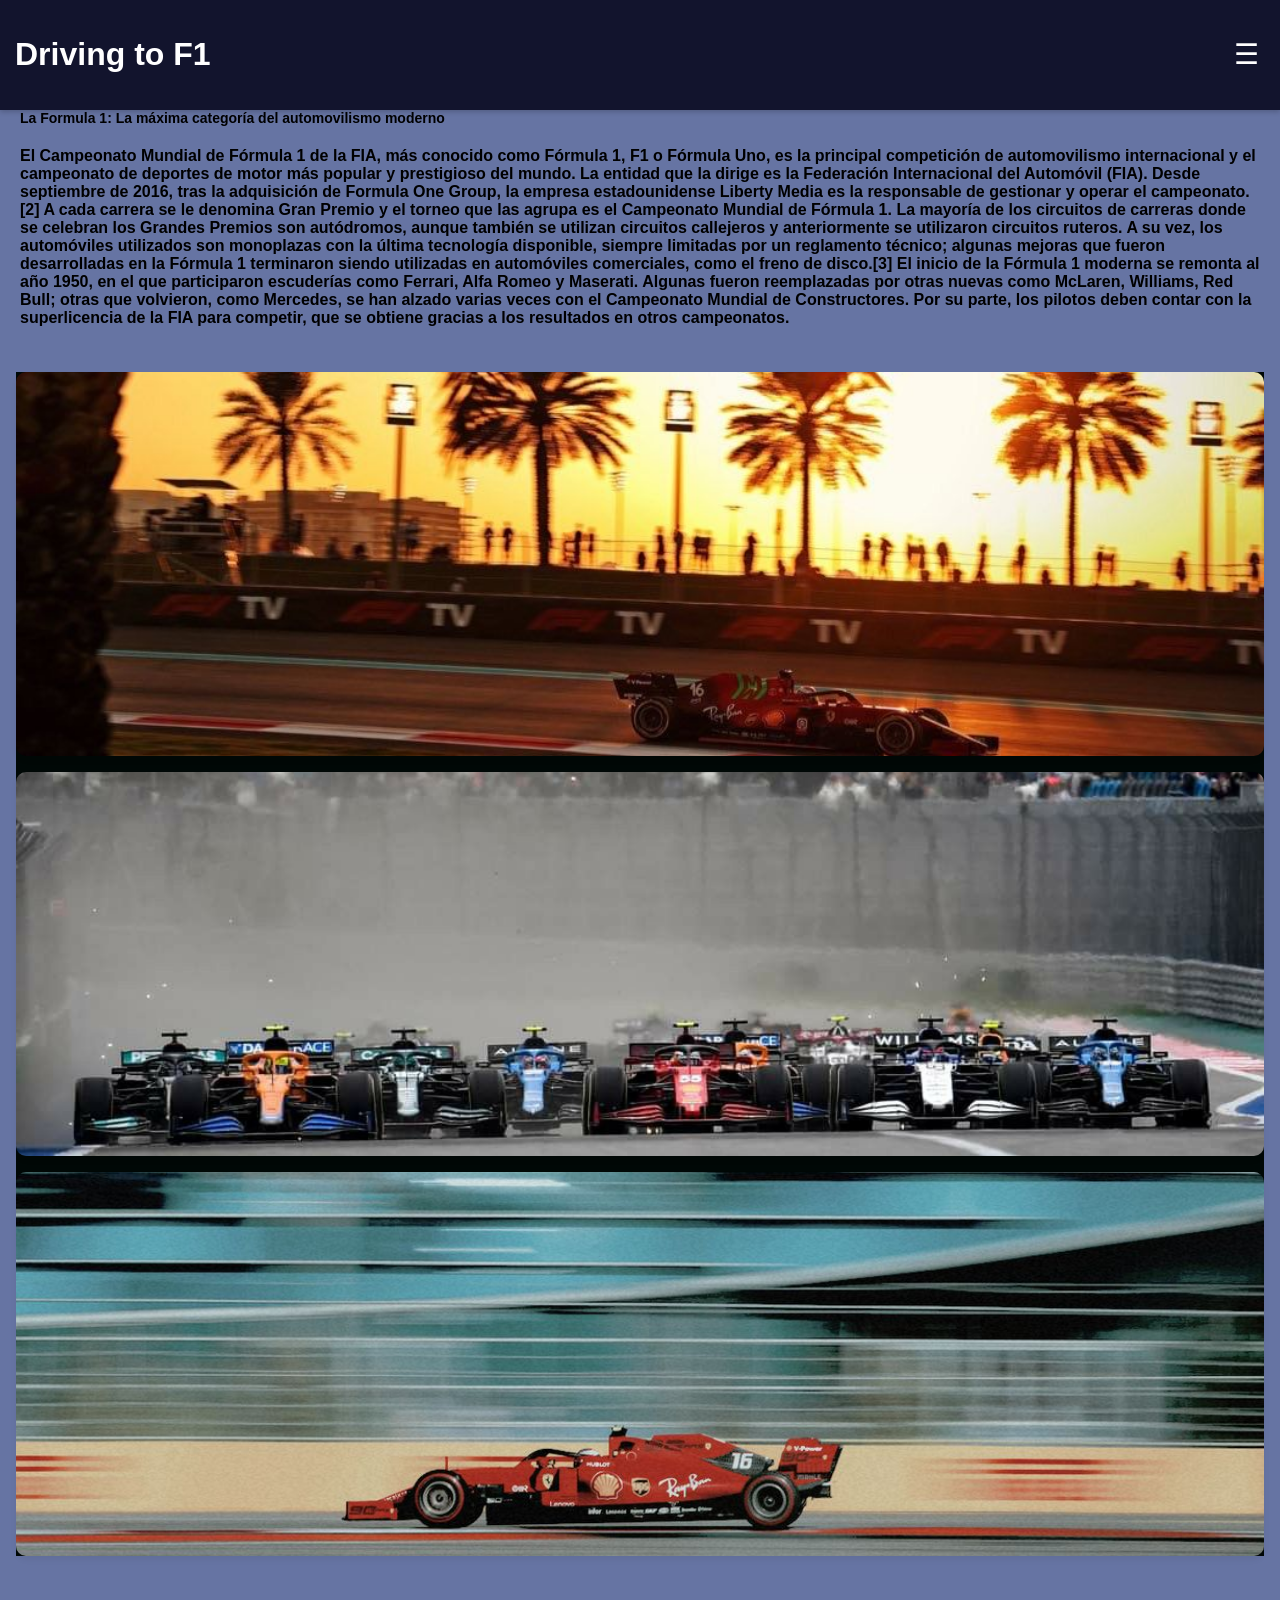
<file: index.html>
<!DOCTYPE html>
<html lang="es">
<head>
    <meta charset="UTF-8">
    <meta name="viewport" content="width=device-width, initial-scale=1.0">
    <title>DtF1</title>
    <link rel="stylesheet" href="style.css">
    <link rel="manifest" href="manifest.json">
    <link rel="icon" type="image/jpeg" href="imagenes2/bl.jpg">
</head>
<body>
<div class="contenedor-app">
    <header class="mi-header">
        <div class="barra-superior">
            <h1>Driving to F1</h1>
            <button id="boton-menu" class="btn-menu" aria-label="Abrir menú">☰</button>
        </div>
        <nav id="navegacion" class="menu-oculto">
            <a href="driving_to_f1_interactiva_actualizada.html">✨ Interactivo</a>
            <a href="galeria_circuitos_f1_2026.html">🖼️ Los circuitos</a>
            <a href="parrilla_f1_2026.html">🌠 Un poco más de la parrilla</a>
            <a href="max_verstappen_f1.html">🏆 Max Verstappen</a>
        </nav>
    </header>

    <div class="intro">
        <h3><b>La Formula 1: La máxima categoría del automovilismo moderno</b></h3>
        <h4>El Campeonato Mundial de Fórmula 1 de la FIA, más conocido como Fórmula 1, F1 o Fórmula Uno, es la principal competición de automovilismo internacional y el campeonato de deportes de motor más popular y prestigioso del mundo. La entidad que la dirige es la Federación Internacional del Automóvil (FIA). Desde septiembre de 2016, tras la adquisición de Formula One Group, la empresa estadounidense Liberty Media es la responsable de gestionar y operar el campeonato.[2]

A cada carrera se le denomina Gran Premio y el torneo que las agrupa es el Campeonato Mundial de Fórmula 1. La mayoría de los circuitos de carreras donde se celebran los Grandes Premios son autódromos, aunque también se utilizan circuitos callejeros y anteriormente se utilizaron circuitos ruteros. A su vez, los automóviles utilizados son monoplazas con la última tecnología disponible, siempre limitadas por un reglamento técnico; algunas mejoras que fueron desarrolladas en la Fórmula 1 terminaron siendo utilizadas en automóviles comerciales, como el freno de disco.[3]

El inicio de la Fórmula 1 moderna se remonta al año 1950, en el que participaron escuderías como Ferrari, Alfa Romeo y Maserati. Algunas fueron reemplazadas por otras nuevas como McLaren, Williams, Red Bull; otras que volvieron, como Mercedes, se han alzado varias veces con el Campeonato Mundial de Constructores. Por su parte, los pilotos deben contar con la superlicencia de la FIA para competir, que se obtiene gracias a los resultados en otros campeonatos.</h4>
    </div>
</div>

<section class="seccion-media">
    <div class="galeria-vertical">
        <img src="HEADER.jpg" alt="Imagen panorámica de Fórmula 1" class="img-proyecto">
        <img src="HEADER2.jpg" alt="Imagen panorámica de Fórmula 1" class="img-proyecto">
        <img src="HEADER3.jpg" alt="Imagen panorámica de Fórmula 1" class="img-proyecto">
    </div>

    <div class="video-contenedor">
        <iframe
            src="https://www.youtube.com/embed/nAX_7owrHkM?si=KauXk3KgBUK1tZrT"
            title="Video de Fórmula 1"
            loading="lazy"
            allow="accelerometer; autoplay; clipboard-write; encrypted-media; gyroscope; picture-in-picture; web-share"
            referrerpolicy="strict-origin-when-cross-origin"
            allowfullscreen>
        </iframe>
    </div>
</section>
<script src="script.js"></script>
</body>
</html>
</file>
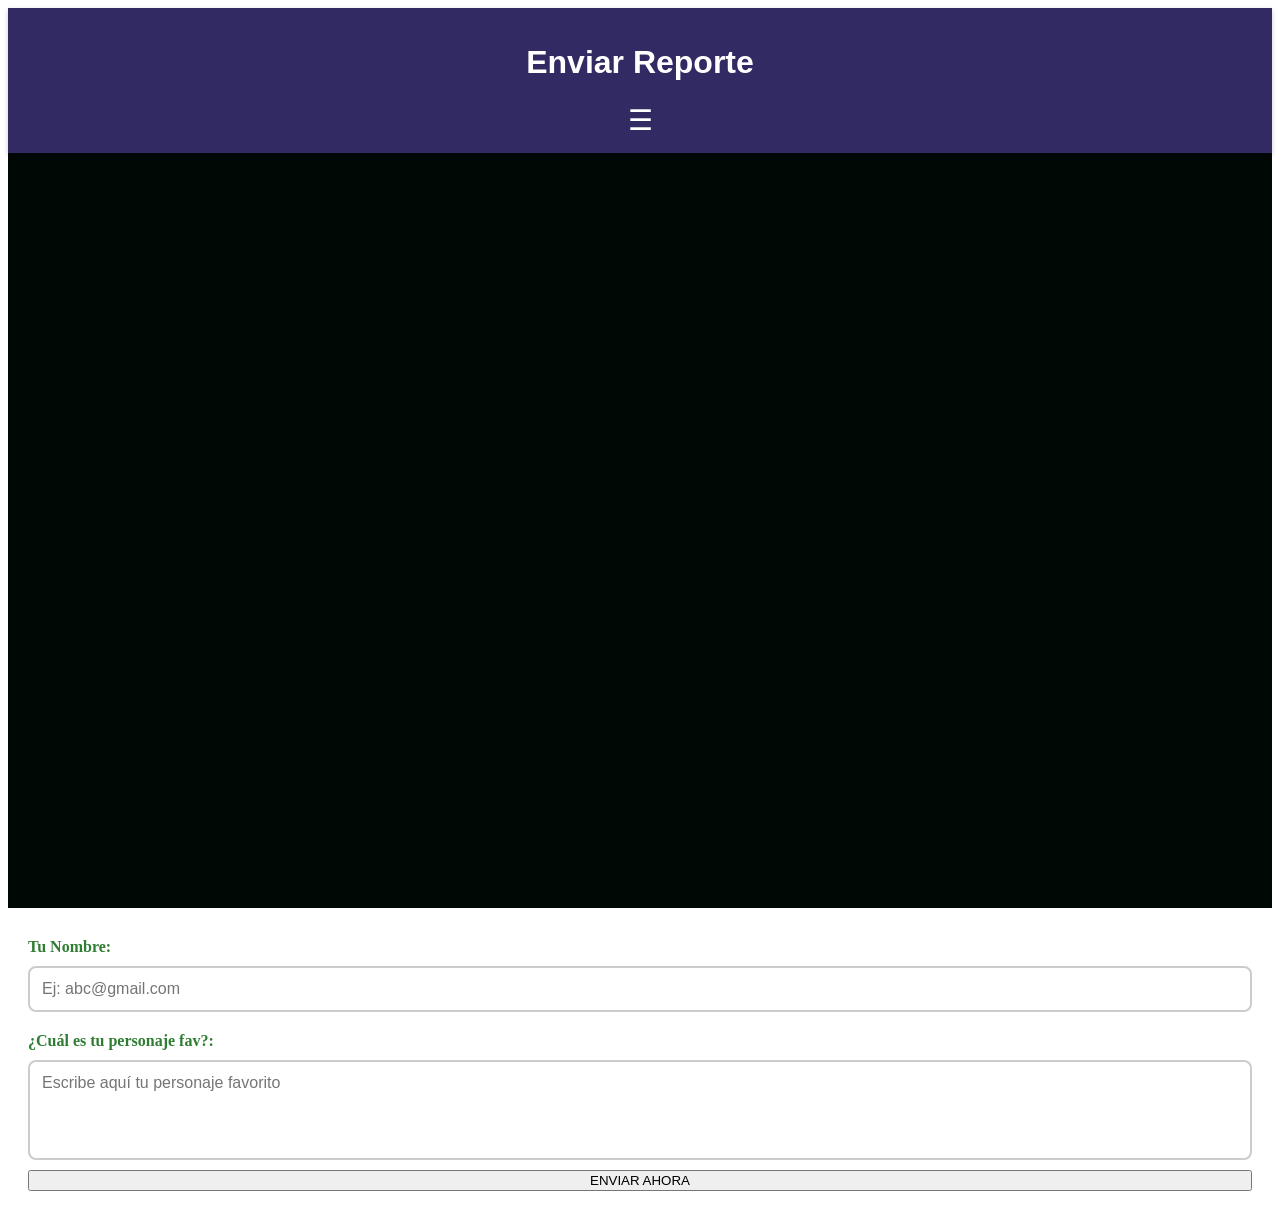
<file: acción.html>
<!DOCTYPE html>
<html lang="es">
<head>
    <meta charset="UTF-8">
    <meta name="viewport" content="width=device-width, initial-scale=1.0">
    <title>DtF1</title>
    <link rel="stylesheet" href="style2.css">
    <link rel="icon" type="image/png" href="imagenes2/bl.png">
</head>

<div class="contenedor-app">
  <header class="mi-header">
    <h1>Enviar Reporte</h1>
     <!-- El botón del menú hamburguesa -->
    <button id="boton-menu" class="btn-menu">☰</button>
  </div>
  
  <!-- Los enlaces de navegación que inicialmente estarán ocultos -->
  <nav id="navegacion" class="menu-oculto">
    <a href="index.html">✨ Inicio</a>
    <a href="#galeria">🖼️ Galería</a>
    <a href="contacto.html">🌠​ Datos curiosos</a>
  </nav>
</header>
  
  <main class="contenido">
    <form id="formulario-contacto">
      <label>Tu Nombre:</label>
      <input type="email" id="campo-email" placeholder="Ej: abc@gmail.com" required>
      
      <label>¿Cuál es tu personaje fav?:</label>
      <textarea id="campo-mensaje" placeholder="Escribe aquí tu personaje favorito" required></textarea>
      
      <button type="submit" class="boton-app">ENVIAR AHORA</button>
    </form>
  </main>
</div>

<script src="script.js"></script>
</file>
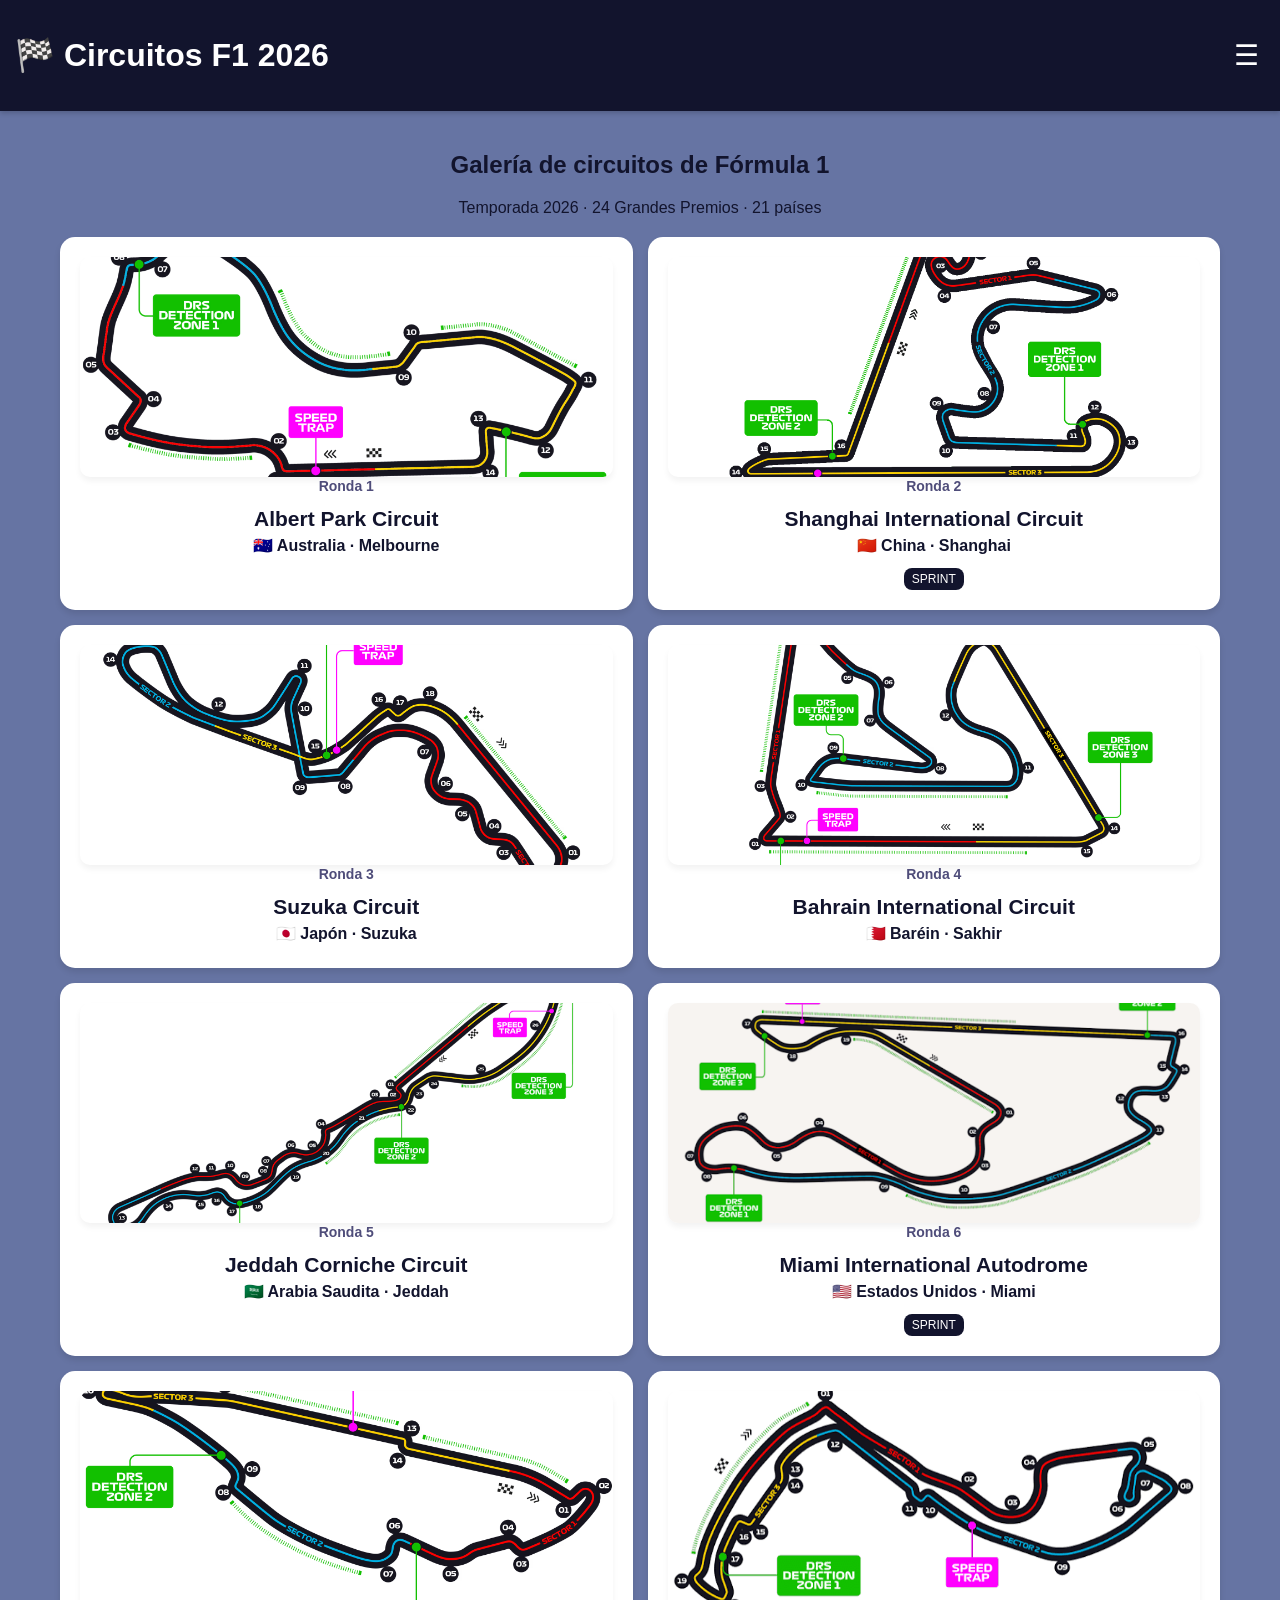
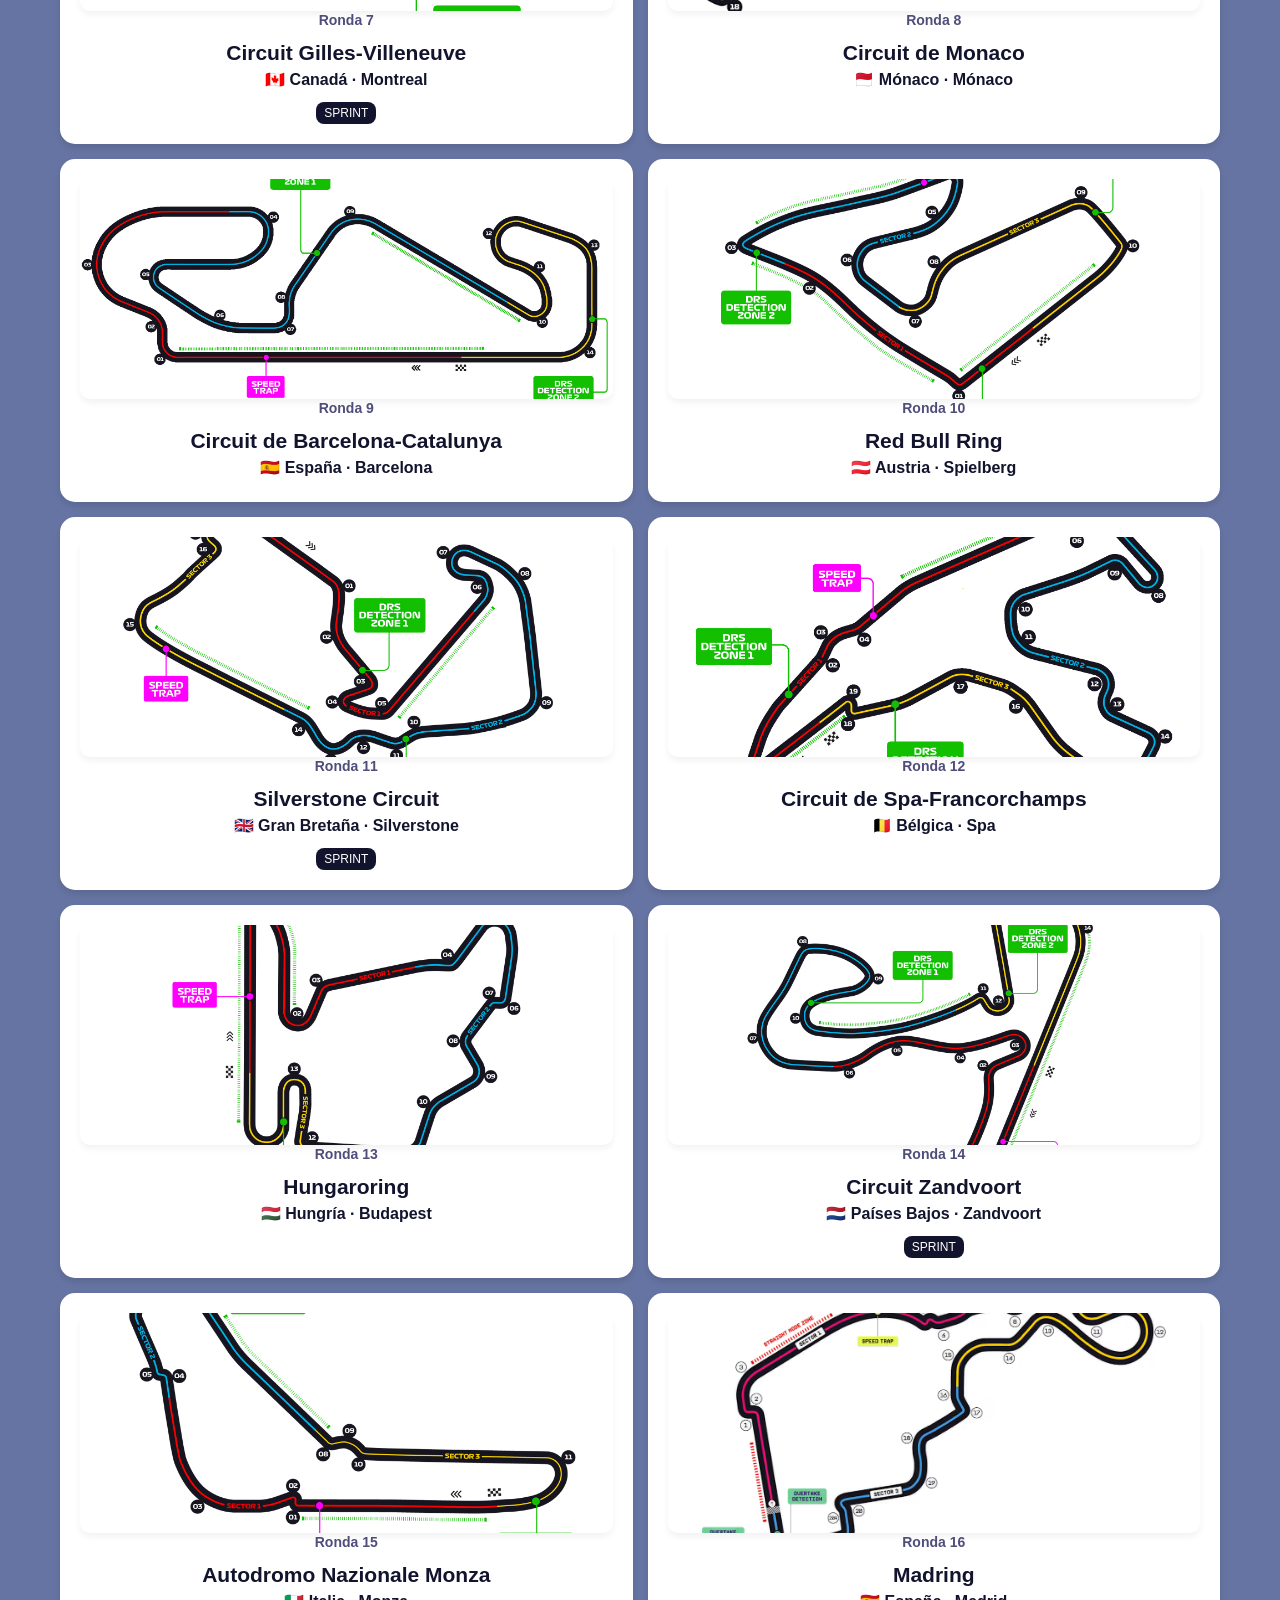
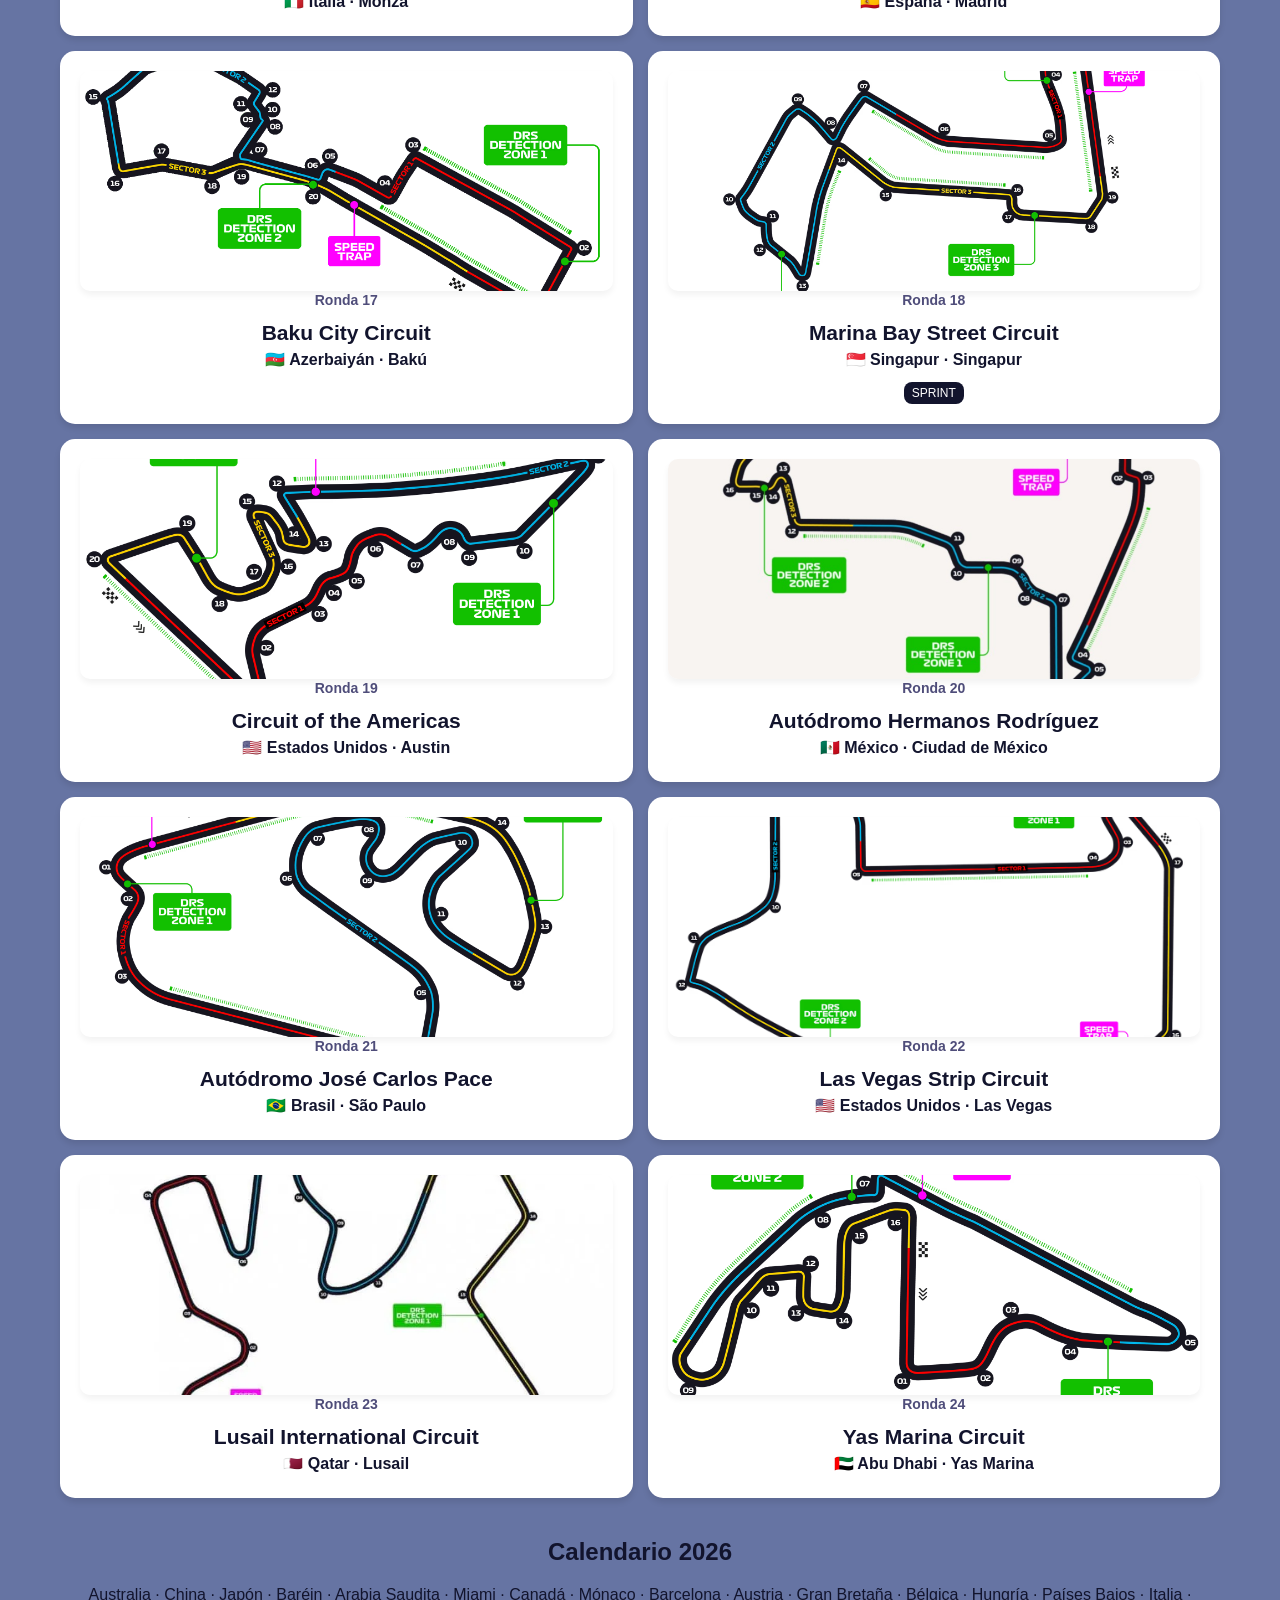
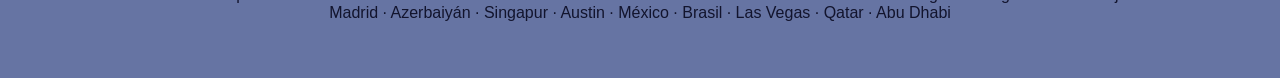
<file: galeria_circuitos_f1_2026.html>
<!DOCTYPE html>
<html lang="es">
<head>
    <meta charset="UTF-8">
    <meta name="viewport" content="width=device-width, initial-scale=1.0">
    <title>Galería de Circuitos F1 2026</title>
    <link rel="stylesheet" href="style.css">

    <!-- Adaptación mínima del style.css original para la galería de circuitos -->
    <style>
        .contenido {
            max-width: 1200px;
            margin: 0 auto;
            width: 100%;
            box-sizing: border-box;
        }

        .grid-servicios {
            grid-template-columns: repeat(2, minmax(0, 1fr));
        }

        .card {
            overflow: hidden;
        }

        .card .img-proyecto {
            width: 100%;
            height: 220px;
            display: block;
            object-fit: cover;
        }

        .card h2 {
            margin: 12px 0 5px;
            font-size: 21px;
        }

        .card p {
            margin: 5px 0;
        }

        .ronda {
            font-size: 14px;
            font-weight: bold;
            color: #4f4d7a;
        }

        .pais {
            font-weight: bold;
        }

        .sprint {
            display: inline-block;
            margin-top: 8px;
            padding: 4px 8px;
            border-radius: 8px;
            background: #12142D;
            color: white;
            font-size: 12px;
        }

        @media (max-width: 700px) {
            .grid-servicios {
                grid-template-columns: 1fr;
            }

            .contenido {
                padding: 15px;
            }

            .card .img-proyecto {
                height: 190px;
            }
        }
    </style>
</head>

<body class="contenedor-app">

    <header class="mi-header">
        <div class="barra-superior">
            <h1>🏁 Circuitos F1 2026</h1>

            <button class="btn-menu" onclick="mostrarMenu()" aria-label="Abrir menú">
                ☰
            </button>
        </div>

        <nav id="navegacion" class="menu-oculto">
            <a href="#circuitos">Circuitos</a>
            <a href="#calendario">Calendario</a>
            <a href="index.html">Menú principal</a>
        </nav>
    </header>

    <main class="contenido">

        <section id="info">
            <h2>Galería de circuitos de Fórmula 1</h2>
            <p>
                Temporada 2026 · 24 Grandes Premios · 21 países
            </p>
        </section>

        <section id="circuitos" class="grid-servicios">

            <article class="card">
                <img class="img-proyecto" src="melbourne.jpg" alt="Circuito de Melbourne">
                <span class="ronda">Ronda 1</span>
                <h2>Albert Park Circuit</h2>
                <p class="pais">🇦🇺 Australia · Melbourne</p>
            </article>

            <article class="card">
                <img class="img-proyecto" src="shanghai.jpg" alt="Circuito Internacional de Shanghai">
                <span class="ronda">Ronda 2</span>
                <h2>Shanghai International Circuit</h2>
                <p class="pais">🇨🇳 China · Shanghai</p>
                <span class="sprint">SPRINT</span>
            </article>

            <article class="card">
                <img class="img-proyecto" src="suzuka.jpg" alt="Circuito de Suzuka">
                <span class="ronda">Ronda 3</span>
                <h2>Suzuka Circuit</h2>
                <p class="pais">🇯🇵 Japón · Suzuka</p>
            </article>

            <article class="card">
                <img class="img-proyecto" src="bahrain.jpg" alt="Circuito Internacional de Bahrain">
                <span class="ronda">Ronda 4</span>
                <h2>Bahrain International Circuit</h2>
                <p class="pais">🇧🇭 Baréin · Sakhir</p>
            </article>

            <article class="card">
                <img class="img-proyecto" src="jeddah.jpg" alt="Jeddah Corniche Circuit">
                <span class="ronda">Ronda 5</span>
                <h2>Jeddah Corniche Circuit</h2>
                <p class="pais">🇸🇦 Arabia Saudita · Jeddah</p>
            </article>

            <article class="card">
                <img class="img-proyecto" src="miami.jpg" alt="Miami International Autodrome">
                <span class="ronda">Ronda 6</span>
                <h2>Miami International Autodrome</h2>
                <p class="pais">🇺🇸 Estados Unidos · Miami</p>
                <span class="sprint">SPRINT</span>
            </article>

            <article class="card">
                <img class="img-proyecto" src="montreal.jpg" alt="Circuit Gilles-Villeneuve">
                <span class="ronda">Ronda 7</span>
                <h2>Circuit Gilles-Villeneuve</h2>
                <p class="pais">🇨🇦 Canadá · Montreal</p>
                <span class="sprint">SPRINT</span>
            </article>

            <article class="card">
                <img class="img-proyecto" src="monaco.jpg" alt="Circuito de Mónaco">
                <span class="ronda">Ronda 8</span>
                <h2>Circuit de Monaco</h2>
                <p class="pais">🇲🇨 Mónaco · Mónaco</p>
            </article>

            <article class="card">
                <img class="img-proyecto" src="barcelona.jpg" alt="Circuit de Barcelona-Catalunya">
                <span class="ronda">Ronda 9</span>
                <h2>Circuit de Barcelona-Catalunya</h2>
                <p class="pais">🇪🇸 España · Barcelona</p>
            </article>

            <article class="card">
                <img class="img-proyecto" src="spielberg.jpg" alt="Red Bull Ring">
                <span class="ronda">Ronda 10</span>
                <h2>Red Bull Ring</h2>
                <p class="pais">🇦🇹 Austria · Spielberg</p>
            </article>

            <article class="card">
                <img class="img-proyecto" src="silverstone.jpg" alt="Silverstone Circuit">
                <span class="ronda">Ronda 11</span>
                <h2>Silverstone Circuit</h2>
                <p class="pais">🇬🇧 Gran Bretaña · Silverstone</p>
                <span class="sprint">SPRINT</span>
            </article>

            <article class="card">
                <img class="img-proyecto" src="spa.jpg" alt="Circuit de Spa-Francorchamps">
                <span class="ronda">Ronda 12</span>
                <h2>Circuit de Spa-Francorchamps</h2>
                <p class="pais">🇧🇪 Bélgica · Spa</p>
            </article>

            <article class="card">
                <img class="img-proyecto" src="hungaroring.jpg" alt="Hungaroring">
                <span class="ronda">Ronda 13</span>
                <h2>Hungaroring</h2>
                <p class="pais">🇭🇺 Hungría · Budapest</p>
            </article>

            <article class="card">
                <img class="img-proyecto" src="zandvoort.jpg" alt="Circuit Zandvoort">
                <span class="ronda">Ronda 14</span>
                <h2>Circuit Zandvoort</h2>
                <p class="pais">🇳🇱 Países Bajos · Zandvoort</p>
                <span class="sprint">SPRINT</span>
            </article>

            <article class="card">
                <img class="img-proyecto" src="monza.jpg" alt="Autodromo Nazionale Monza">
                <span class="ronda">Ronda 15</span>
                <h2>Autodromo Nazionale Monza</h2>
                <p class="pais">🇮🇹 Italia · Monza</p>
            </article>

            <article class="card">
                <img class="img-proyecto" src="madrid.jpg" alt="Madring">
                <span class="ronda">Ronda 16</span>
                <h2>Madring</h2>
                <p class="pais">🇪🇸 España · Madrid</p>
            </article>

            <article class="card">
                <img class="img-proyecto" src="baku.jpg" alt="Baku City Circuit">
                <span class="ronda">Ronda 17</span>
                <h2>Baku City Circuit</h2>
                <p class="pais">🇦🇿 Azerbaiyán · Bakú</p>
            </article>

            <article class="card">
                <img class="img-proyecto" src="singapur.jpg" alt="Marina Bay Street Circuit">
                <span class="ronda">Ronda 18</span>
                <h2>Marina Bay Street Circuit</h2>
                <p class="pais">🇸🇬 Singapur · Singapur</p>
                <span class="sprint">SPRINT</span>
            </article>

            <article class="card">
                <img class="img-proyecto" src="austin.jpg" alt="Circuit of the Americas">
                <span class="ronda">Ronda 19</span>
                <h2>Circuit of the Americas</h2>
                <p class="pais">🇺🇸 Estados Unidos · Austin</p>
            </article>

            <article class="card">
                <img class="img-proyecto" src="mexico.jpg" alt="Autódromo Hermanos Rodríguez">
                <span class="ronda">Ronda 20</span>
                <h2>Autódromo Hermanos Rodríguez</h2>
                <p class="pais">🇲🇽 México · Ciudad de México</p>
            </article>

            <article class="card">
                <img class="img-proyecto" src="interlagos.jpg" alt="Autódromo José Carlos Pace">
                <span class="ronda">Ronda 21</span>
                <h2>Autódromo José Carlos Pace</h2>
                <p class="pais">🇧🇷 Brasil · São Paulo</p>
            </article>

            <article class="card">
                <img class="img-proyecto" src="lasvegas.jpg" alt="Las Vegas Strip Circuit">
                <span class="ronda">Ronda 22</span>
                <h2>Las Vegas Strip Circuit</h2>
                <p class="pais">🇺🇸 Estados Unidos · Las Vegas</p>
            </article>

            <article class="card">
                <img class="img-proyecto" src="lusail.jpg" alt="Lusail International Circuit">
                <span class="ronda">Ronda 23</span>
                <h2>Lusail International Circuit</h2>
                <p class="pais">🇶🇦 Qatar · Lusail</p>
            </article>

            <article class="card">
                <img class="img-proyecto" src="yasmarina.jpg" alt="Yas Marina Circuit">
                <span class="ronda">Ronda 24</span>
                <h2>Yas Marina Circuit</h2>
                <p class="pais">🇦🇪 Abu Dhabi · Yas Marina</p>
            </article>

        </section>

        <section id="calendario" class="contenido">
            <h2>Calendario 2026</h2>
            <p>
                Australia · China · Japón · Baréin · Arabia Saudita · Miami ·
                Canadá · Mónaco · Barcelona · Austria · Gran Bretaña · Bélgica ·
                Hungría · Países Bajos · Italia · Madrid · Azerbaiyán · Singapur ·
                Austin · México · Brasil · Las Vegas · Qatar · Abu Dhabi
            </p>
        </section>

    </main>

    <script>
        function mostrarMenu() {
            const menu = document.getElementById("navegacion");
            menu.classList.toggle("menu-oculto");
        }
    </script>

</body>
</html>
</file>
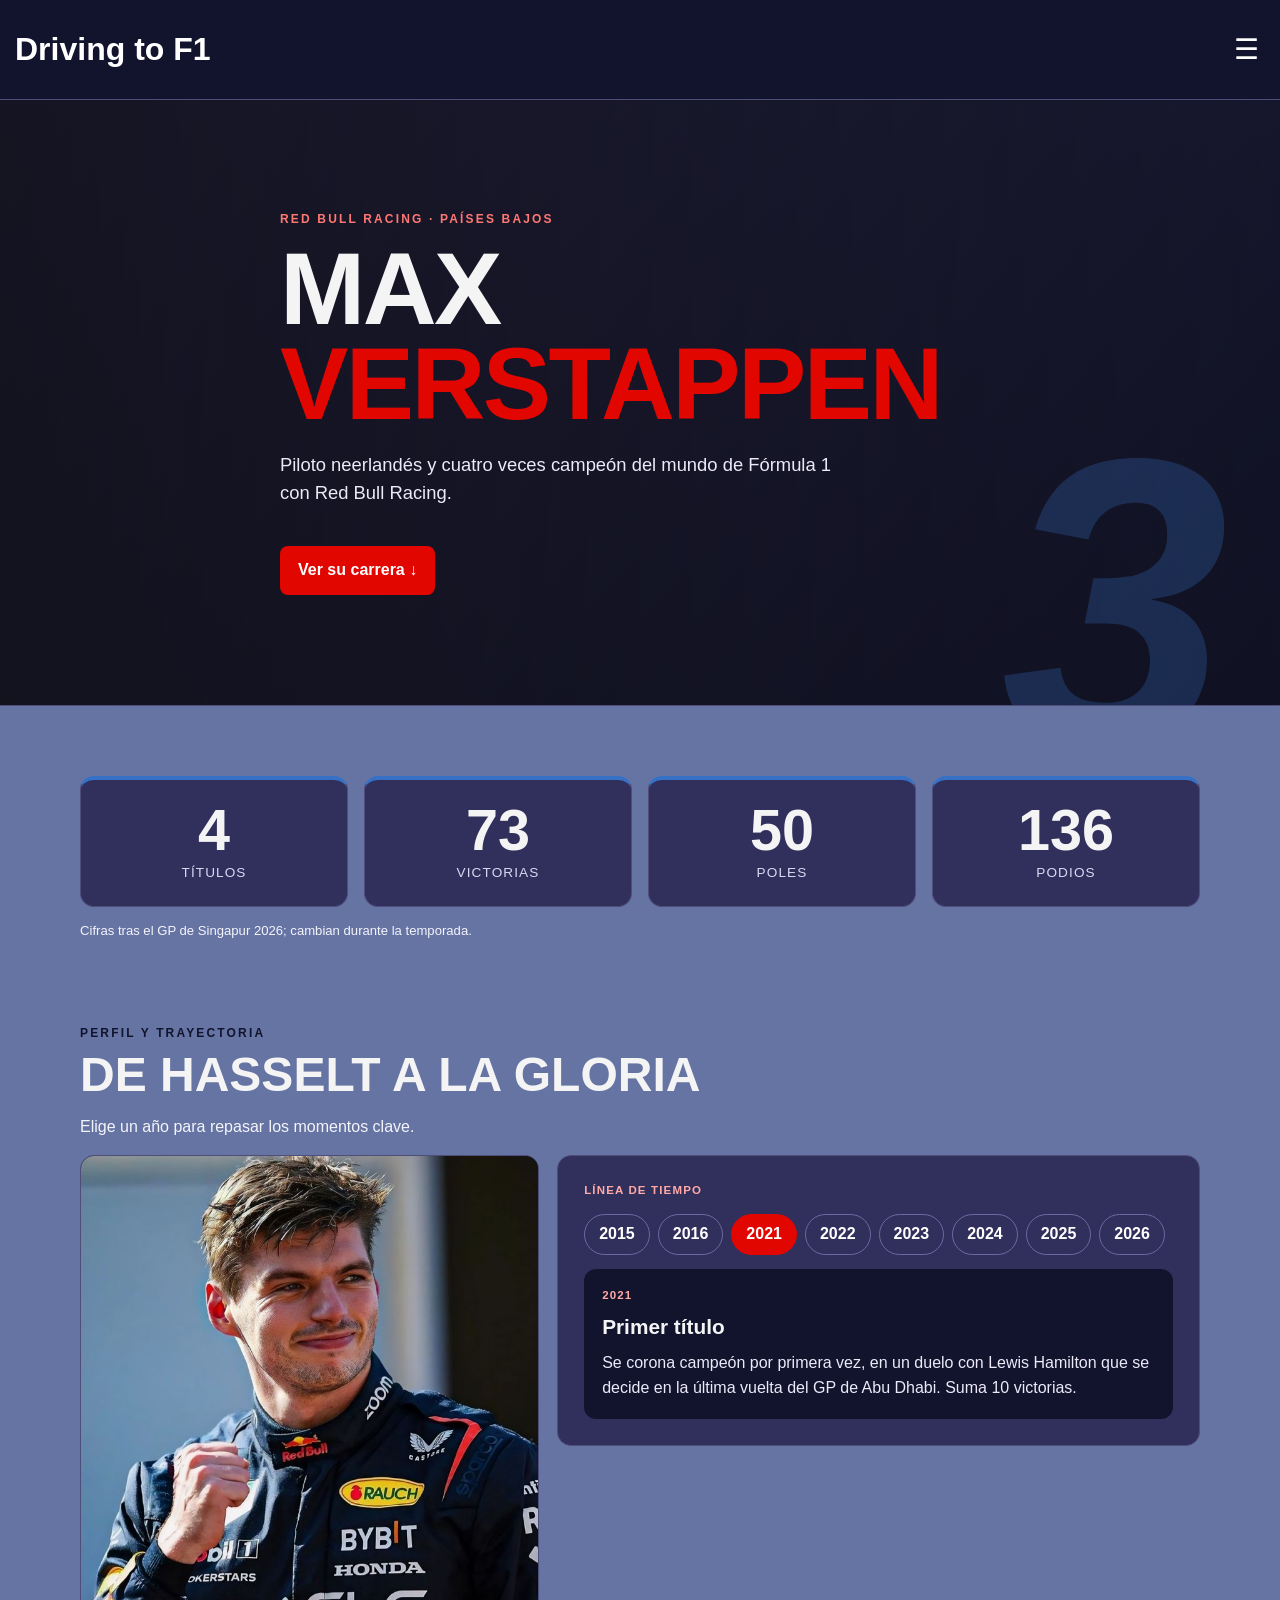
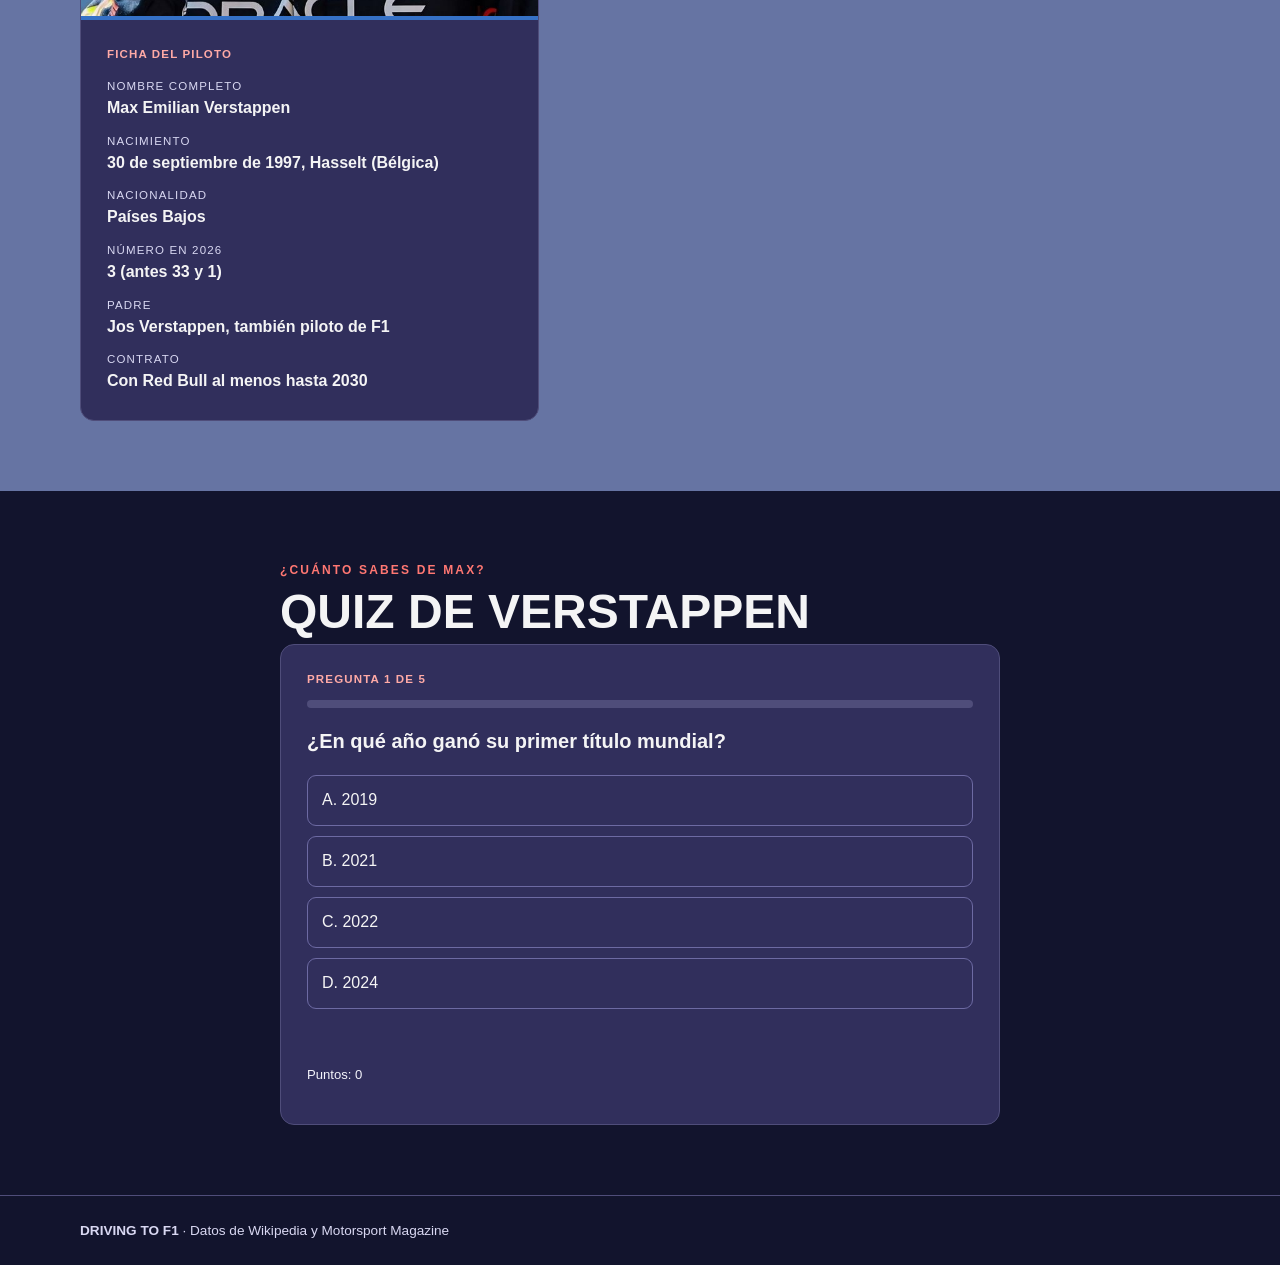
<file: max_verstappen_f1.html>
<!DOCTYPE html>
<html lang="es">
<head>
<meta charset="UTF-8">
<meta name="viewport" content="width=device-width, initial-scale=1.0">
<title>Driving to F1 | Max Verstappen</title>
<link rel="manifest" href="manifest.json">
<link rel="icon" type="image/jpeg" href="imagenes2/bl.jpg">
<style>
:root{--rojo:#e10600;--azul:#3671c6;--fondo:#6674A3;--osc:#12142D;--panel:#312f5c;--linea:#4f4d7a;color-scheme:dark}
*{box-sizing:border-box}
html{scroll-behavior:smooth}
body{margin:0;background:var(--fondo);color:#f4f4f5;font-family:'Segoe UI',sans-serif;line-height:1.55}
a{color:inherit}
.wrap{width:min(1120px,92%);margin:auto}

/* Header y menú hamburguesa (igual que el index) */
.mi-header{background-color:var(--osc);color:#fff;text-align:center;padding:15px;box-shadow:0 2px 5px rgba(0,0,0,.2)}
.barra-superior{display:flex;justify-content:space-between;align-items:center}
.barra-superior h1{margin:.3em 0;font-size:2em}
.btn-menu{background:none;border:none;color:#fff;font-size:28px;cursor:pointer}
#navegacion{display:flex;flex-direction:column;background-color:var(--panel);transition:all .3s ease}
.menu-oculto{display:none!important}
#navegacion a{color:#fff;padding:15px;text-decoration:none;border-top:1px solid var(--linea);font-size:16px;transition:.3s}
#navegacion a:hover{background-color:#8e8cbf;padding-left:35px}
#navegacion a[aria-current="page"]{background-color:var(--linea)}
#navegacion a.enlace-seccion{font-size:14px;background-color:rgba(0,0,0,.15)}
#navegacion a.enlace-seccion:hover{background-color:#8e8cbf}

/* Hero */
.hero{position:relative;overflow:hidden;isolation:isolate;background:linear-gradient(90deg,rgba(10,10,12,.72),rgba(10,10,12,.34)),linear-gradient(135deg,var(--panel),var(--osc));border-block:1px solid var(--linea)}
.hero:after{content:"3";position:absolute;z-index:-1;right:4%;bottom:-.25em;font-size:clamp(11rem,32vw,26rem);font-weight:900;font-style:italic;color:rgba(54,113,198,.28);line-height:1}
.hero-inner{padding:clamp(48px,9vw,110px) 0;max-width:720px}
.eyebrow{color:var(--osc);text-transform:uppercase;letter-spacing:.18em;font-size:.75rem;font-weight:900}
.hero .eyebrow,#quiz .eyebrow{color:#ff7772}
.hero h2{font-size:clamp(3rem,8vw,6.7rem);font-weight:800;line-height:.92;text-transform:uppercase;letter-spacing:-.025em;margin:14px 0 20px}
.hero h2 span{color:var(--rojo)}
.hero p{max-width:570px;color:#eceaf9;font-size:clamp(1rem,2vw,1.15rem)}
.btn{border:0;border-radius:8px;padding:12px 18px;font:inherit;font-weight:800;text-decoration:none;cursor:pointer;display:inline-flex;justify-content:center;align-items:center;gap:8px;transition:transform .15s,filter .15s}
.btn:hover{transform:translateY(-2px);filter:brightness(1.08)}
.btn-red{background:var(--rojo);color:#fff}
.btn-ghost{border:1px solid #b9b7e6;color:#fff;background:var(--panel)}
.hero .btn{margin-top:20px}

/* Secciones y paneles */
.section{padding:clamp(36px,6vw,70px) 0}
.section h2{font-size:clamp(1.9rem,4vw,3rem);font-weight:800;text-transform:uppercase;line-height:1;margin:8px 0}
.muted{color:#f4f4fb}
.panel{background:var(--panel);border:1px solid var(--linea);border-radius:14px;overflow:hidden}
.card-body{padding:clamp(16px,3vw,26px)}
.tag{font-size:.72rem;text-transform:uppercase;letter-spacing:.1em;color:#ffaaa6;font-weight:900}
.stats{display:grid;grid-template-columns:repeat(4,minmax(0,1fr));gap:16px}
.stat{padding:22px 16px;text-align:center;border-top:4px solid var(--azul)}
.stat strong{display:block;font-size:clamp(2.4rem,6vw,3.6rem);font-weight:800;line-height:1}
.stat span{font-size:.85rem;color:#d9d8f2;text-transform:uppercase;letter-spacing:.08em}
.small-note{font-size:.82rem;color:#f4f4fb}
.dos{display:grid;grid-template-columns:1fr 1.4fr;gap:18px;align-items:start}
.ficha{margin:14px 0 0;display:grid;gap:12px}
.ficha dt{font-size:.72rem;text-transform:uppercase;letter-spacing:.1em;color:#d9d8f2}
.ficha dd{margin:0;font-weight:700}

/* Línea de tiempo interactiva */
.chips{display:flex;flex-wrap:wrap;gap:8px;margin:14px 0}
.chip{border:1px solid #6d6aa3;background:transparent;color:#fff;border-radius:99px;padding:7px 14px;font:inherit;font-weight:700;cursor:pointer}
.chip:hover{border-color:var(--rojo)}
.chip.on{background:var(--rojo);border-color:var(--rojo)}
.detalle{background:var(--osc);border-radius:12px;padding:18px;min-height:150px}
.detalle h3{margin:6px 0 8px;font-size:1.3rem}
.detalle p{margin:0;color:#eceaf9}

/* Foto */
.foto{margin:0;border-bottom:4px solid var(--azul);background:var(--osc)}
.foto img{display:block;width:100%;aspect-ratio:4/5;max-height:460px;object-fit:cover;object-position:center top}
.foto-vacia{aspect-ratio:4/5;max-height:460px;display:flex;flex-direction:column;align-items:center;justify-content:center;gap:8px;text-align:center;padding:20px;color:#d9d8f2;font-weight:700;border:2px dashed var(--linea);margin:12px;border-radius:10px}
.foto-vacia[hidden]{display:none}
.foto-vacia span{font-size:2.5rem}
.foto-vacia small{font-weight:400;font-size:.78rem}

/* Quiz */
#quiz{background:var(--osc)}
.quiz{max-width:720px}
.progress{height:8px;background:var(--linea);border-radius:99px;overflow:hidden;margin:12px 0}
.progress span{display:block;height:100%;width:0;background:var(--rojo);transition:width .25s}
.question{font-size:1.25rem;font-weight:800;margin:18px 0}
.answers{display:grid;gap:10px}
.answer{width:100%;text-align:left;border:1px solid #6d6aa3;border-radius:9px;padding:12px 14px;color:#f5f5f5;background:var(--panel);cursor:pointer;font:inherit}
.answer:hover:not(:disabled){border-color:var(--rojo)}
.answer:disabled{cursor:default}
.answer.correct{border-color:#28a56a;background:#123d2b}
.answer.wrong{border-color:var(--rojo);background:#471a1a}
.feedback{min-height:28px;margin:14px 0;font-weight:700}
.hidden{display:none!important}
.footer{background:var(--osc);border-top:1px solid var(--linea);padding:24px 0;color:#d9d8f2;font-size:.85rem}

@media(max-width:760px){
.dos{grid-template-columns:1fr}
.stats{grid-template-columns:repeat(2,minmax(0,1fr))}
}
@media(prefers-reduced-motion:reduce){html{scroll-behavior:auto}*,*:before,*:after{transition:none!important}}
</style>
</head>
<body>
<header class="mi-header">
<div class="barra-superior">
<h1>Driving to F1</h1>
<button id="boton-menu" class="btn-menu" aria-label="Abrir menú" aria-expanded="false" aria-controls="navegacion">☰</button>
</div>
<nav id="navegacion" class="menu-oculto">
<a href="index.html">🏠 Volver al inicio</a>
<a href="driving_to_f1_interactiva_actualizada.html">✨ Interactivo</a>
<a href="galeria_circuitos_f1_2026.html">🖼️ Los circuitos</a>
<a href="parrilla_f1_2026.html">🌠 Un poco más de la parrilla</a>
<a href="#inicio" aria-current="page">🏆 Max Verstappen</a>
<a href="#carrera" class="enlace-seccion">↳ Su carrera</a>
<a href="#quiz" class="enlace-seccion">↳ Quiz de Max</a>
</nav>
</header>

<main>
<section class="hero" id="inicio">
<div class="wrap hero-inner">
<div class="eyebrow">Red Bull Racing · Países Bajos</div>
<h2>Max<br><span>Verstappen</span></h2>
<p>Piloto neerlandés y cuatro veces campeón del mundo de Fórmula 1 con Red Bull Racing.</p>
<a class="btn btn-red" href="#carrera">Ver su carrera ↓</a>
</div>
</section>

<section class="section wrap" aria-label="Cifras de su carrera">
<div class="stats">
<div class="panel stat"><strong data-n="4">4</strong><span>Títulos</span></div>
<div class="panel stat"><strong data-n="73">73</strong><span>Victorias</span></div>
<div class="panel stat"><strong data-n="50">50</strong><span>Poles</span></div>
<div class="panel stat"><strong data-n="136">136</strong><span>Podios</span></div>
</div>
<p class="small-note">Cifras tras el GP de Singapur 2026; cambian durante la temporada.</p>
</section>

<section class="section wrap" id="carrera" style="padding-top:0">
<div class="eyebrow">Perfil y trayectoria</div>
<h2>De Hasselt a la gloria</h2>
<p class="muted">Elige un año para repasar los momentos clave.</p>
<div class="dos">
<div class="panel">
<figure class="foto">
<img src="imagenes2/max_verstappen.jpg" alt="Max Verstappen" onerror="this.hidden=true;this.nextElementSibling.hidden=false">
<div class="foto-vacia" hidden><span>📷</span>Aquí va la foto de Max<small>Guárdala como imagenes2/max_verstappen.jpg</small></div>
</figure>
<div class="card-body">
<div class="tag">Ficha del piloto</div>
<dl class="ficha">
<div><dt>Nombre completo</dt><dd>Max Emilian Verstappen</dd></div>
<div><dt>Nacimiento</dt><dd>30 de septiembre de 1997, Hasselt (Bélgica)</dd></div>
<div><dt>Nacionalidad</dt><dd>Países Bajos</dd></div>
<div><dt>Número en 2026</dt><dd>3 (antes 33 y 1)</dd></div>
<div><dt>Padre</dt><dd>Jos Verstappen, también piloto de F1</dd></div>
<div><dt>Contrato</dt><dd>Con Red Bull al menos hasta 2030</dd></div>
</dl>
</div></div>
<div class="panel"><div class="card-body">
<div class="tag">Línea de tiempo</div>
<div class="chips" id="chips" role="tablist" aria-label="Años de su carrera"></div>
<div class="detalle" id="detalle" aria-live="polite"></div>
</div></div>
</div>
</section>

<section class="section" id="quiz">
<div class="wrap quiz">
<div class="eyebrow">¿Cuánto sabes de Max?</div>
<h2>Quiz de Verstappen</h2>
<div class="panel"><div class="card-body">
<div class="tag" id="qCount">PREGUNTA 1 DE 5</div>
<div class="progress"><span id="progressBar"></span></div>
<div class="question" id="question"></div>
<div class="answers" id="answers"></div>
<div class="feedback" id="feedback" aria-live="polite"></div>
<button class="btn btn-red hidden" id="nextBtn">Siguiente →</button>
<p class="small-note" id="scoreText">Puntos: 0</p>
</div></div>
</div>
</section>
</main>

<footer class="footer">
<div class="wrap">
<strong>DRIVING TO F1</strong> · Datos de Wikipedia y Motorsport Magazine
</div>
</footer>

<script>
const menuBtn=document.getElementById('boton-menu'),nav=document.getElementById('navegacion');
const setMenu=open=>{nav.classList.toggle('menu-oculto',!open);menuBtn.setAttribute('aria-expanded',String(open));menuBtn.textContent=open?'✕':'☰'};
menuBtn.addEventListener('click',()=>setMenu(nav.classList.contains('menu-oculto')));
nav.querySelectorAll('a').forEach(a=>a.addEventListener('click',()=>setMenu(false)));

// Contadores
const reduce=matchMedia('(prefers-reduced-motion:reduce)').matches;
const counters=document.querySelectorAll('[data-n]');
function countUp(el){const n=+el.dataset.n,t0=performance.now();const step=t=>{const p=Math.min((t-t0)/900,1);el.textContent=Math.round(n*p);if(p<1)requestAnimationFrame(step)};requestAnimationFrame(step)}
if(!reduce&&'IntersectionObserver' in window){const io=new IntersectionObserver(es=>es.forEach(e=>{if(e.isIntersecting){countUp(e.target);io.unobserve(e.target)}}));counters.forEach(c=>{c.textContent='0';io.observe(c)})}

// Línea de tiempo
const years=[
['2015','Debut en la F1','Debuta con Toro Rosso con solo 17 años, el piloto más joven en estrenarse en la historia de la F1.'],
['2016','Primera victoria','Es ascendido a Red Bull Racing en plena temporada y gana el GP de España a los 18 años, el ganador más joven de la historia.'],
['2021','Primer título','Se corona campeón por primera vez, en un duelo con Lewis Hamilton que se decide en la última vuelta del GP de Abu Dhabi. Suma 10 victorias.'],
['2022','Bicampeón','Segundo título consecutivo, con 15 victorias en la temporada.'],
['2023','Año de dominio','Tercer título, con 19 victorias en 22 carreras.'],
['2024','Tetracampeón','Cuarto título seguido con Red Bull, con 9 victorias.'],
['2025','Subcampeón','Pierde el título frente a Lando Norris pese a ganar 8 carreras con un coche que a menudo fue superado por el McLaren.'],
['2026','Nueva era','Con el nuevo reglamento vuelve al número 3, su favorito de siempre. Su última victoria hasta ahora llegó en el GP de Singapur.']
];
const chips=document.getElementById('chips'),detalle=document.getElementById('detalle');
function showYear(i){[...chips.children].forEach((c,j)=>{c.classList.toggle('on',j===i);c.setAttribute('aria-selected',String(j===i))});const[y,t,d]=years[i];detalle.innerHTML='';const tag=document.createElement('div');tag.className='tag';tag.textContent=y;const h=document.createElement('h3');h.textContent=t;const p=document.createElement('p');p.textContent=d;detalle.append(tag,h,p)}
years.forEach((y,i)=>{const b=document.createElement('button');b.className='chip';b.textContent=y[0];b.setAttribute('role','tab');b.addEventListener('click',()=>showYear(i));chips.appendChild(b)});
showYear(2);

// Quiz
const questions=[
{q:'¿En qué año ganó su primer título mundial?',a:['2019','2021','2022','2024'],c:1,why:'Ganó su primer título en 2021, tras un final ajustado con Hamilton en Abu Dhabi.'},
{q:'¿Con qué número corre en 2026?',a:['1','33','3','7'],c:2,why:'Vuelve al 3, su número favorito, después de usar el 33 y el 1.'},
{q:'¿Cuántas victorias logró en 2023?',a:['15','17','19','21'],c:2,why:'Ganó 19 de las 22 carreras de la temporada.'},
{q:'¿Con qué equipo debutó en la F1?',a:['Red Bull Racing','Toro Rosso','Ferrari','Mercedes'],c:1,why:'Debutó con Toro Rosso en 2015, con 17 años.'},
{q:'¿En qué ciudad nació?',a:['Ámsterdam','Róterdam','Hasselt','Mónaco'],c:2,why:'Nació en Hasselt, Bélgica, aunque compite con bandera de Países Bajos.'}
];
let qi=0,score=0,locked=false;
const qEl=document.getElementById('question'),aEl=document.getElementById('answers'),fb=document.getElementById('feedback'),nextBtn=document.getElementById('nextBtn'),sc=document.getElementById('scoreText');
function render(){
locked=false;const q=questions[qi];
document.getElementById('qCount').textContent=`PREGUNTA ${qi+1} DE ${questions.length}`;
document.getElementById('progressBar').style.width=`${qi/questions.length*100}%`;
qEl.textContent=q.q;aEl.innerHTML='';fb.textContent='';nextBtn.classList.add('hidden');sc.textContent=`Puntos: ${score}`;
q.a.forEach((t,i)=>{const b=document.createElement('button');b.className='answer';b.textContent=String.fromCharCode(65+i)+'. '+t;b.addEventListener('click',()=>pick(i,b));aEl.appendChild(b)})
}
function pick(i,btn){
if(locked)return;locked=true;const q=questions[qi];
[...aEl.children].forEach((b,j)=>{b.disabled=true;if(j===q.c)b.classList.add('correct')});
if(i===q.c){score+=100;fb.textContent='¡Correcto! '+q.why}else{btn.classList.add('wrong');fb.textContent='No exactamente. '+q.why}
document.getElementById('progressBar').style.width=`${(qi+1)/questions.length*100}%`;
sc.textContent=`Puntos: ${score}`+(qi===questions.length-1?(score===500?' · ¡Pole position!':' · ¡Buen intento!'):'');
nextBtn.textContent=qi===questions.length-1?'Reiniciar ↻':'Siguiente →';nextBtn.classList.remove('hidden')
}
nextBtn.addEventListener('click',()=>{if(qi<questions.length-1){qi++}else{qi=0;score=0}render()});
render();
</script>
</body>
</html>
</file>
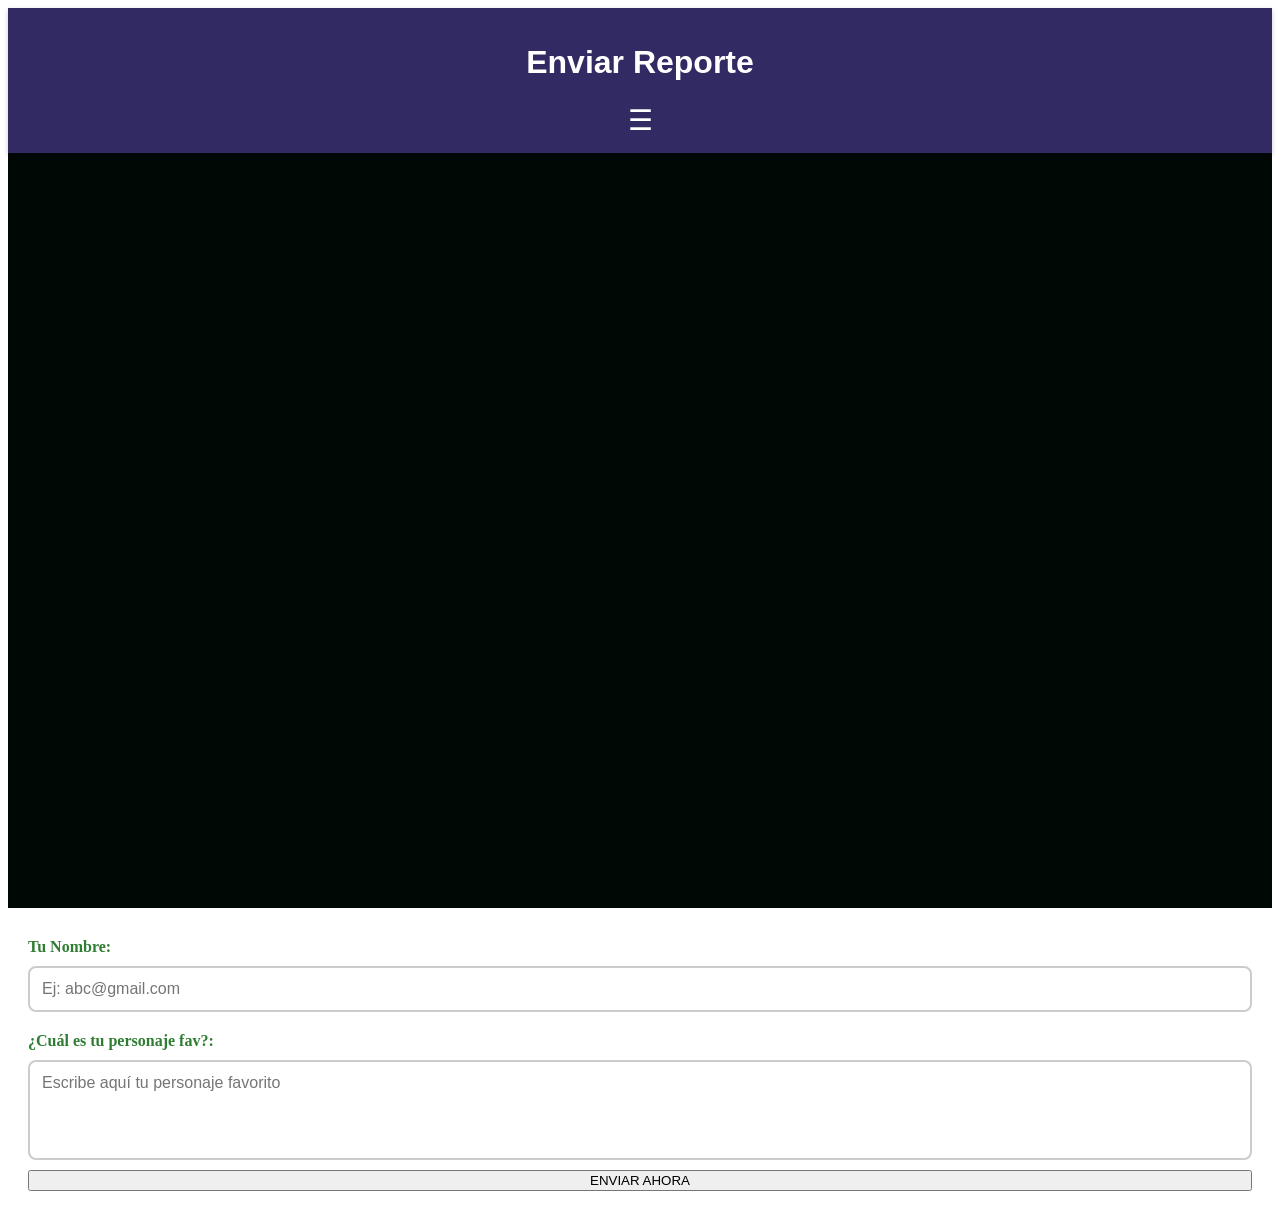
<file: nosotros.html>
<!DOCTYPE html>
<html lang="es">
<head>
    <meta charset="UTF-8">
    <meta name="viewport" content="width=device-width, initial-scale=1.0">
    <title>Mi carrera</title>
    <link rel="stylesheet" href="style2.css">
    <link rel="icon" type="image/jpg" href="imagenes2/bl.jpg">
</head>

<div class="contenedor-app">
  <header class="mi-header">
    <h1>Enviar Reporte</h1>
     <!-- El botón del menú hamburguesa -->
    <button id="boton-menu" class="btn-menu">☰</button>
  </div>
  
  <!-- Los enlaces de navegación que inicialmente estarán ocultos -->
  <nav id="navegacion" class="menu-oculto">
    <a href="index.html">✨ Inicio</a>
    <a href="#galeria">🖼️ Galería</a>
    <a href="contacto.html">🌠​ Datos curiosos</a>
  </nav>
</header>
  
  <main class="contenido">
    <form id="formulario-contacto">
      <label>Tu Nombre:</label>
      <input type="email" id="campo-email" placeholder="Ej: abc@gmail.com" required>
      
      <label>¿Cuál es tu personaje fav?:</label>
      <textarea id="campo-mensaje" placeholder="Escribe aquí tu personaje favorito" required></textarea>
      
      <button type="submit" class="boton-app">ENVIAR AHORA</button>
    </form>
  </main>
</div>

<script src="script.js"></script>
</file>
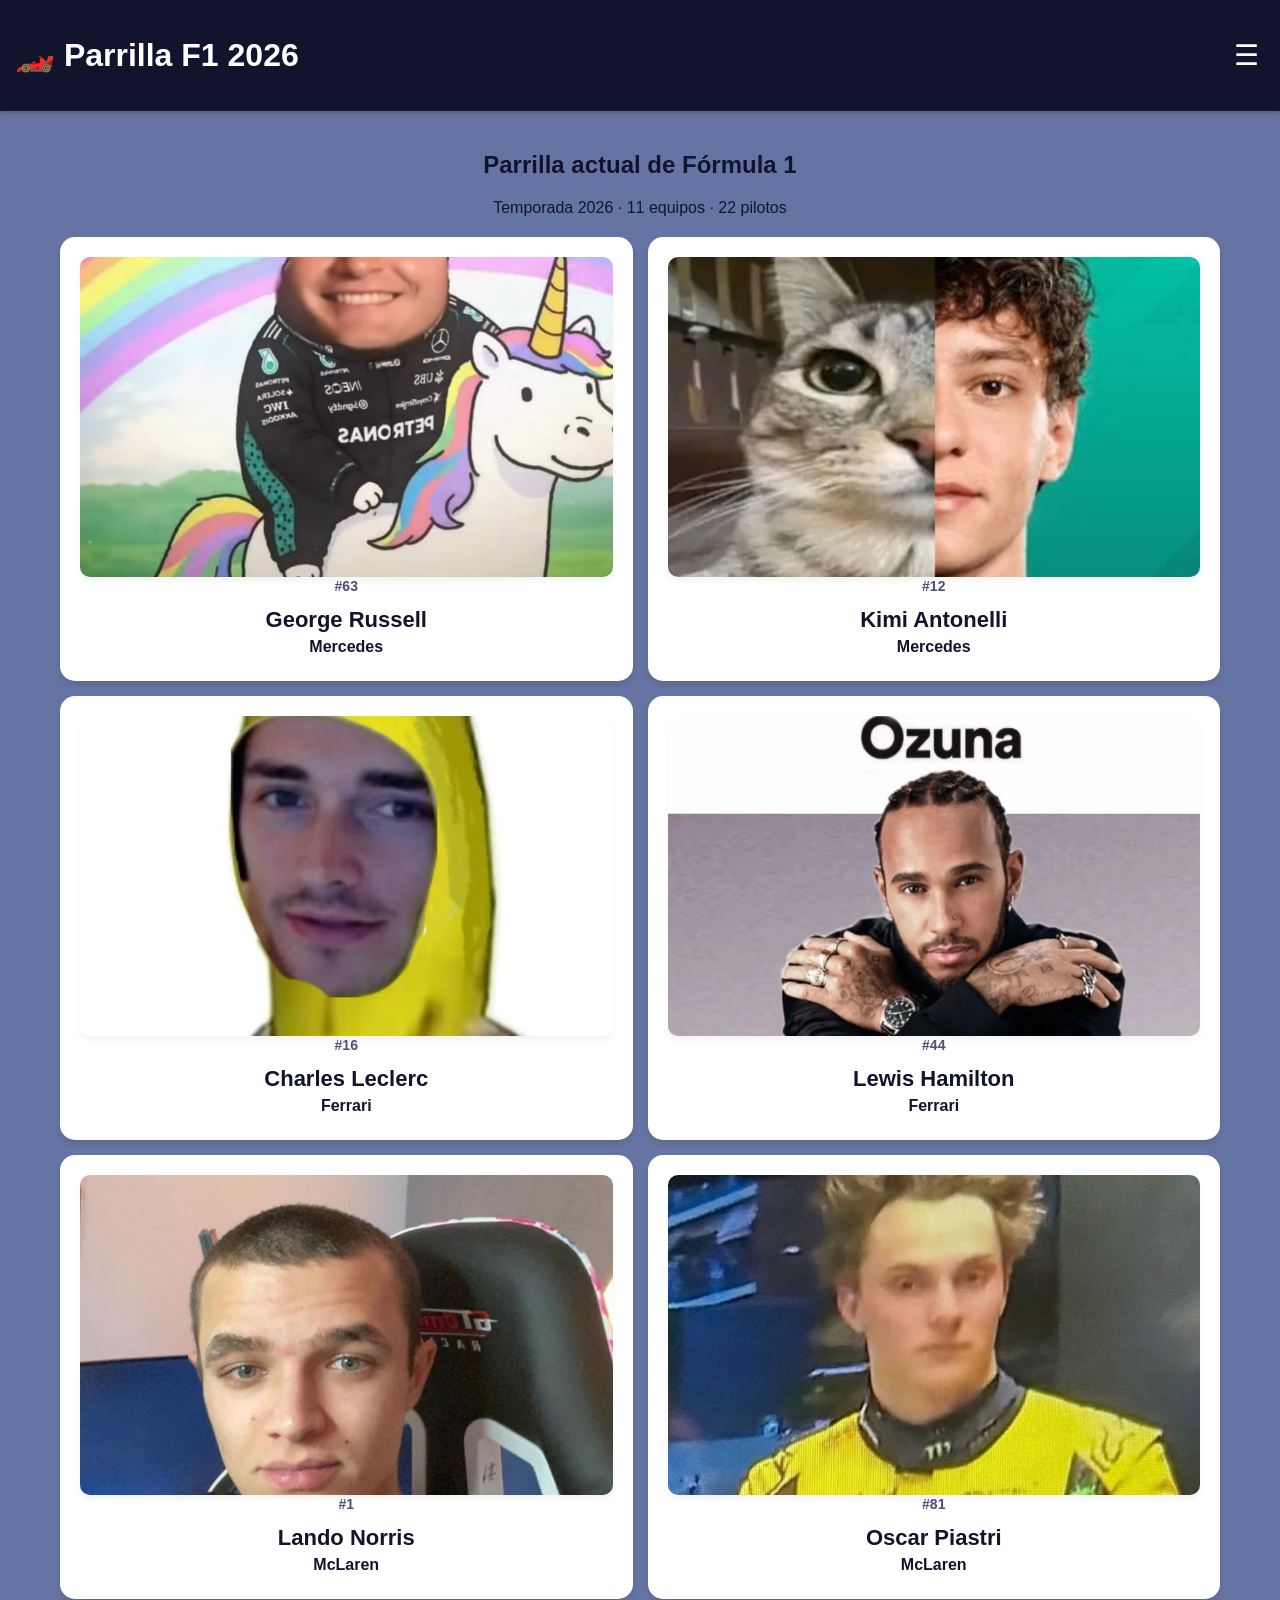
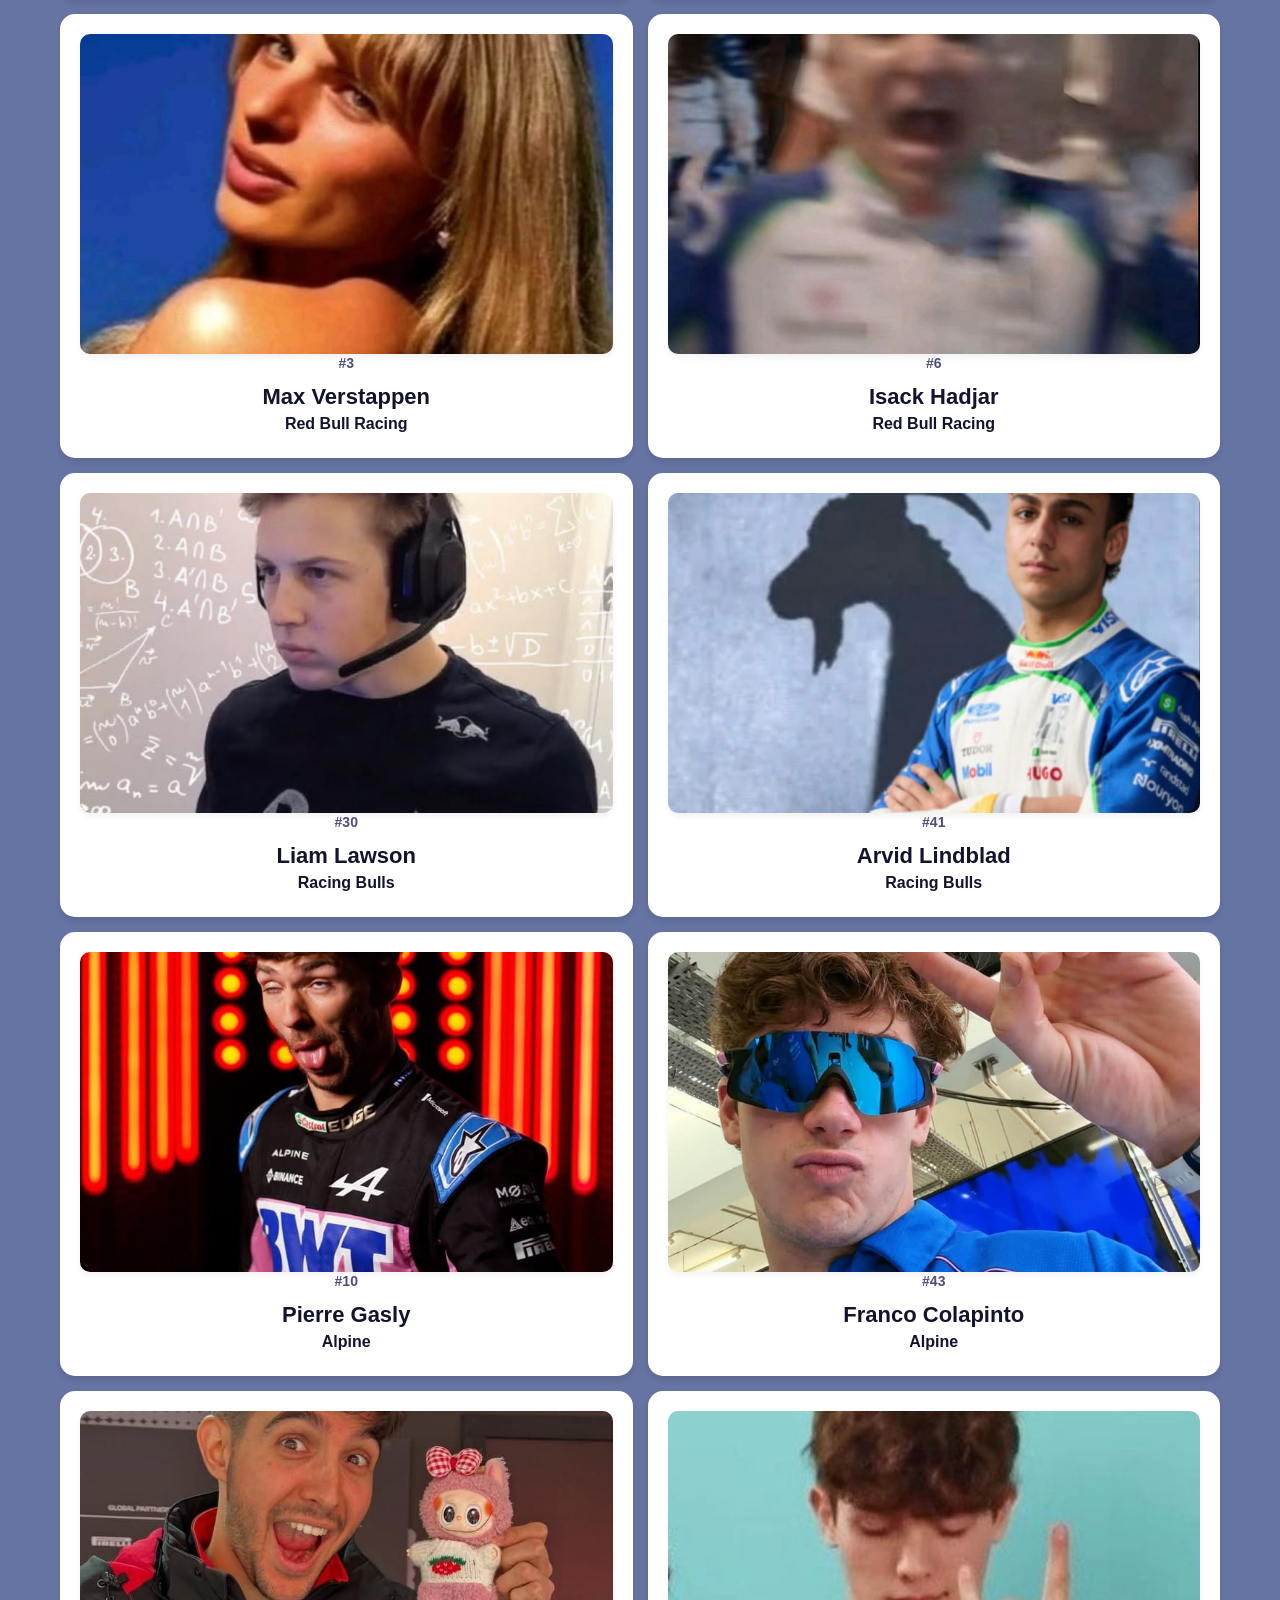
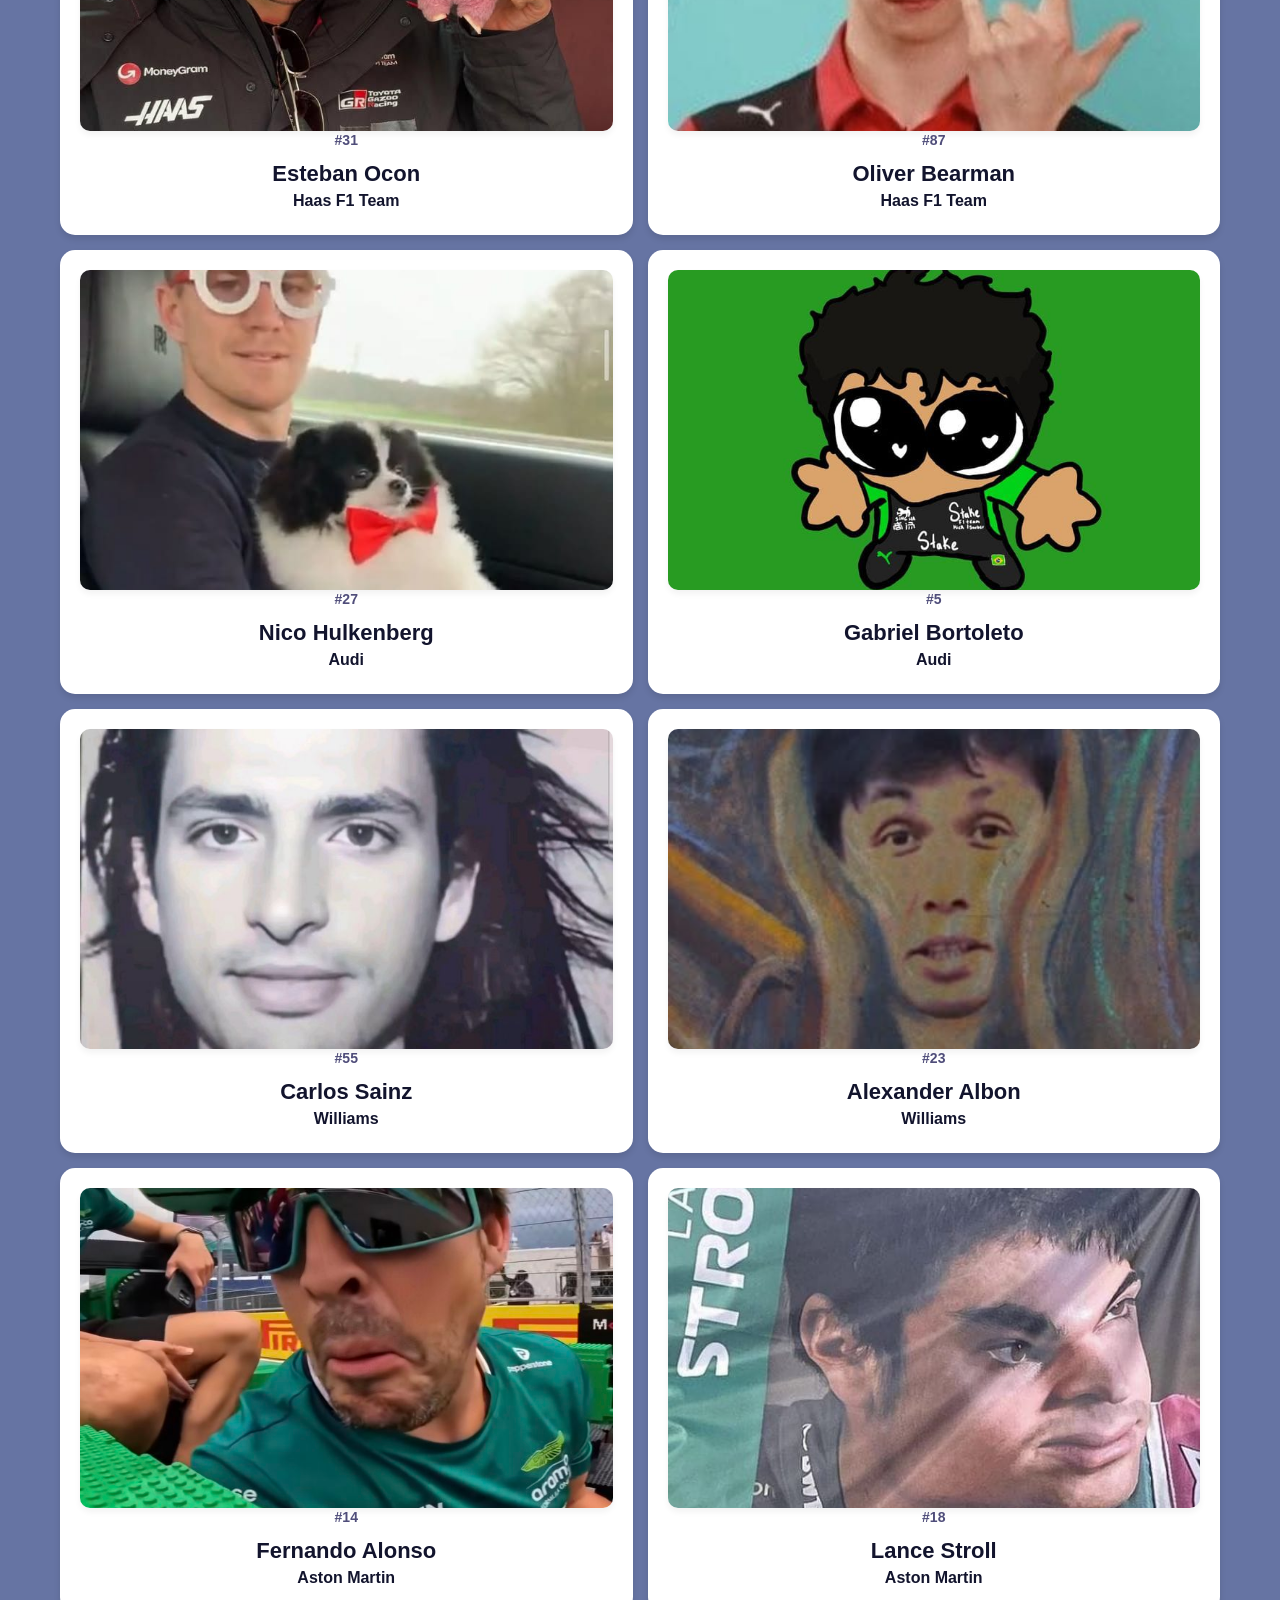
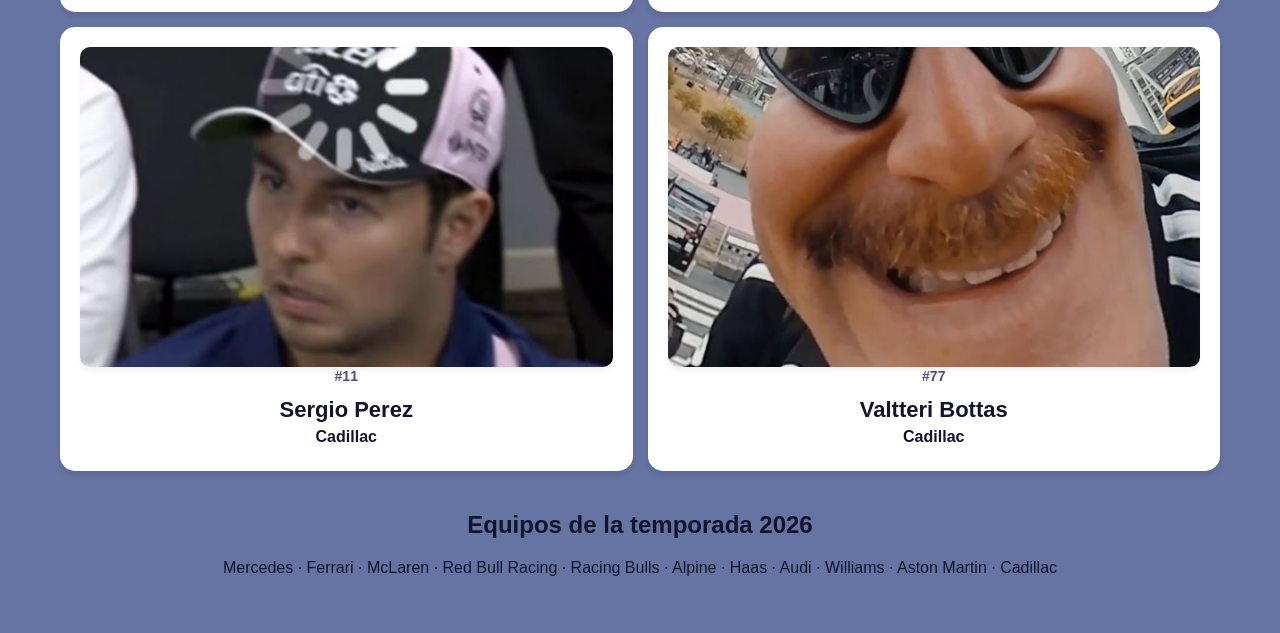
<file: parrilla_f1_2026.html>
<!DOCTYPE html>
<html lang="es">
<head>
    <meta charset="UTF-8">
    <meta name="viewport" content="width=device-width, initial-scale=1.0">
    <title>Parrilla F1 2026</title>
    <link rel="stylesheet" href="style.css">

    <!-- Ajustes mínimos para adaptar el style.css entregado a una parrilla de pilotos -->
    <style>
        .contenido {
            max-width: 1200px;
            margin: 0 auto;
            width: 100%;
            box-sizing: border-box;
        }

        .grid-servicios {
            grid-template-columns: repeat(2, minmax(0, 1fr));
        }

        .card {
            overflow: hidden;
        }

        .card .img-proyecto {
            width: 100%;
            height: 320px;
            display: block;
            object-fit: cover;
        }

        .card h2 {
            margin: 12px 0 5px;
            font-size: 22px;
        }

        .card p {
            margin: 5px 0;
        }

        .numero {
            font-size: 14px;
            font-weight: bold;
            color: #4f4d7a;
        }

        .equipo {
            font-weight: bold;
        }

        @media (max-width: 700px) {
            .grid-servicios {
                grid-template-columns: 1fr;
            }

            .contenido {
                padding: 15px;
            }

            .card .img-proyecto {
                height: 270px;
            }
        }
    </style>
</head>

<body class="contenedor-app">

    <header class="mi-header">
        <div class="barra-superior">
            <h1>🏎️ Parrilla F1 2026</h1>

            <button class="btn-menu" onclick="mostrarMenu()" aria-label="Abrir menú">
                ☰
            </button>
        </div>

        <nav id="navegacion" class="menu-oculto">
            <a href="#pilotos">Pilotos</a>
            <a href="#equipos">Equipos</a>
            <a href="index.html">Menú principal</a>
        </nav>
    </header>

    <main class="contenido">

        <section id="info">
            <h2>Parrilla actual de Fórmula 1</h2>
            <p>
                Temporada 2026 · 11 equipos · 22 pilotos
            </p>
        </section>

        <section id="pilotos" class="grid-servicios">

            <!-- Mercedes -->
            <article class="card">
                <img class="img-proyecto" src="russell.jpeg" alt="George Russell">
                <span class="numero">#63</span>
                <h2>George Russell</h2>
                <p class="equipo">Mercedes</p>
            </article>

            <article class="card">
                <img class="img-proyecto" src="antonelli.jpeg" alt="Kimi Antonelli">
                <span class="numero">#12</span>
                <h2>Kimi Antonelli</h2>
                <p class="equipo">Mercedes</p>
            </article>

            <!-- Ferrari -->
            <article class="card">
                <img class="img-proyecto" src="leclerc.jpeg" alt="Charles Leclerc">
                <span class="numero">#16</span>
                <h2>Charles Leclerc</h2>
                <p class="equipo">Ferrari</p>
            </article>

            <article class="card">
                <img class="img-proyecto" src="hamilton.jpeg" alt="Lewis Hamilton">
                <span class="numero">#44</span>
                <h2>Lewis Hamilton</h2>
                <p class="equipo">Ferrari</p>
            </article>

            <!-- McLaren -->
            <article class="card">
                <img class="img-proyecto" src="norris.jpeg" alt="Lando Norris">
                <span class="numero">#1</span>
                <h2>Lando Norris</h2>
                <p class="equipo">McLaren</p>
            </article>

            <article class="card">
                <img class="img-proyecto" src="piastri.jpeg" alt="Oscar Piastri">
                <span class="numero">#81</span>
                <h2>Oscar Piastri</h2>
                <p class="equipo">McLaren</p>
            </article>

            <!-- Red Bull Racing -->
            <article class="card">
                <img class="img-proyecto" src="verstappen.jpeg" alt="Max Verstappen">
                <span class="numero">#3</span>
                <h2>Max Verstappen</h2>
                <p class="equipo">Red Bull Racing</p>
            </article>

            <article class="card">
                <img class="img-proyecto" src="hadjar.jpeg" alt="Isack Hadjar">
                <span class="numero">#6</span>
                <h2>Isack Hadjar</h2>
                <p class="equipo">Red Bull Racing</p>
            </article>

            <!-- Racing Bulls -->
            <article class="card">
                <img class="img-proyecto" src="lawson.jpeg" alt="Liam Lawson">
                <span class="numero">#30</span>
                <h2>Liam Lawson</h2>
                <p class="equipo">Racing Bulls</p>
            </article>

            <article class="card">
                <img class="img-proyecto" src="lindblad.jpeg" alt="Arvid Lindblad">
                <span class="numero">#41</span>
                <h2>Arvid Lindblad</h2>
                <p class="equipo">Racing Bulls</p>
            </article>

            <!-- Alpine -->
            <article class="card">
                <img class="img-proyecto" src="gasly.jpeg" alt="Pierre Gasly">
                <span class="numero">#10</span>
                <h2>Pierre Gasly</h2>
                <p class="equipo">Alpine</p>
            </article>

            <article class="card">
                <img class="img-proyecto" src="colapinto.jpeg" alt="Franco Colapinto">
                <span class="numero">#43</span>
                <h2>Franco Colapinto</h2>
                <p class="equipo">Alpine</p>
            </article>

            <!-- Haas -->
            <article class="card">
                <img class="img-proyecto" src="ocon.jpeg" alt="Esteban Ocon">
                <span class="numero">#31</span>
                <h2>Esteban Ocon</h2>
                <p class="equipo">Haas F1 Team</p>
            </article>

            <article class="card">
                <img class="img-proyecto" src="bearman.jpeg" alt="Oliver Bearman">
                <span class="numero">#87</span>
                <h2>Oliver Bearman</h2>
                <p class="equipo">Haas F1 Team</p>
            </article>

            <!-- Audi -->
            <article class="card">
                <img class="img-proyecto" src="hulkenberg.jpeg" alt="Nico Hulkenberg">
                <span class="numero">#27</span>
                <h2>Nico Hulkenberg</h2>
                <p class="equipo">Audi</p>
            </article>

            <article class="card">
                <img class="img-proyecto" src="bortoleto.jpeg" alt="Gabriel Bortoleto">
                <span class="numero">#5</span>
                <h2>Gabriel Bortoleto</h2>
                <p class="equipo">Audi</p>
            </article>

            <!-- Williams -->
            <article class="card">
                <img class="img-proyecto" src="sainz.jpeg" alt="Carlos Sainz">
                <span class="numero">#55</span>
                <h2>Carlos Sainz</h2>
                <p class="equipo">Williams</p>
            </article>

            <article class="card">
                <img class="img-proyecto" src="albon.jpeg" alt="Alexander Albon">
                <span class="numero">#23</span>
                <h2>Alexander Albon</h2>
                <p class="equipo">Williams</p>
            </article>

            <!-- Aston Martin -->
            <article class="card">
                <img class="img-proyecto" src="alonso.jpeg" alt="Fernando Alonso">
                <span class="numero">#14</span>
                <h2>Fernando Alonso</h2>
                <p class="equipo">Aston Martin</p>
            </article>

            <article class="card">
                <img class="img-proyecto" src="stroll.jpeg" alt="Lance Stroll">
                <span class="numero">#18</span>
                <h2>Lance Stroll</h2>
                <p class="equipo">Aston Martin</p>
            </article>

            <!-- Cadillac -->
            <article class="card">
                <img class="img-proyecto" src="perez.jpeg" alt="Sergio Perez">
                <span class="numero">#11</span>
                <h2>Sergio Perez</h2>
                <p class="equipo">Cadillac</p>
            </article>

            <article class="card">
                <img class="img-proyecto" src="bottas.jpeg" alt="Valtteri Bottas">
                <span class="numero">#77</span>
                <h2>Valtteri Bottas</h2>
                <p class="equipo">Cadillac</p>
            </article>

        </section>

        <section id="equipos" class="contenido">
            <h2>Equipos de la temporada 2026</h2>
            <p>
                Mercedes · Ferrari · McLaren · Red Bull Racing · Racing Bulls ·
                Alpine · Haas · Audi · Williams · Aston Martin · Cadillac
            </p>
        </section>

    </main>

    <script>
        function mostrarMenu() {
            const menu = document.getElementById("navegacion");
            menu.classList.toggle("menu-oculto");
        }
    </script>

</body>
</html>
</file>
<file: style.css>
/* Fondo en todo el documento */
html, body {
    margin: 0;
    background-color: #6674A3;
}

/* Configuración de la pantalla del celular */
.contenedor-app {
    background-color: #6674A3;
    font-family: 'Segoe UI', sans-serif;
    display: flex;
    flex-direction: column;
}

.intro {
    padding: 0 20px;
}

.mi-header {
    background-color: #12142D; /* Verde institucional */
    color: white;
    text-align: center;
    padding: 15px;
    box-shadow: 0 2px 5px rgba(0,0,0,0.2);
}

.contenido {
    padding: 20px;
    text-align: center;
    color: #12142D;
}

/* Sistema de rejilla para las tarjetas */
.grid-servicios {
    display: grid;
    grid-template-columns: 1fr 1fr; /* Dos columnas iguales */
    gap: 15px;
    margin-top: 20px;
    color:#12142D;
}

/* Diseño de cada tarjeta individual */
.card {
    background: white;
    padding: 20px;
    border-radius: 15px;
    box-shadow: 0 4px 6px rgba(0,0,0,0.1);
    cursor: pointer;
    transition: transform 0.2s, background 0.2s;
    color:#12142D;
}

/* Efecto al tocar la tarjeta (para que se sienta real) */
.card:active {
    transform: scale(0.8);
    background-color: #e8f5e9;
    filter: brightness(0.8);
}
.card:hover .icon {
  transform: scale(1.2) rotate(15deg); /* Se agranda un 20% y gira 15 grados */
  color: #4caf50;
}

.icon {
    font-size: 40px;
    display: block;
    margin-bottom: 10px;
}

h3 {
    font-size: 14px;
    color: #000000;
    margin: 0;
}
/* Caja que organiza las fotos una debajo de la otra */
.galeria-vertical {
  display: flex;
  flex-direction: column;
  align-items: center;
  gap: 1rem;
  width: min(100% - 2rem, 1400px);
  margin: 1.5rem auto;
  background-color: #000806;
  animation: aparecerSuave 0.8s ease-out;
}

/* Controla que todas las fotos queden del mismo tamaño y estilizadas */
.img-proyecto {
  display: block;
  width: 100%;
  height: clamp(150px, 30vw, 420px);
  object-fit: cover;
  object-position: center;
  border-radius: 10px;
  box-shadow: 0 4px 6px rgba(0,0,0,0.05);
}

.video-contenedor {
  width: min(100% - 2rem, 800px);
  aspect-ratio: 16 / 9;
  margin: 1.5rem auto;
}

.video-contenedor iframe {
  display: block;
  width: 100%;
  height: 100%;
  border: 0;
  border-radius: 10px;
}
/* Alinea el título y el botón en la misma línea */
.barra-superior {
  display: flex;
  justify-content: space-between;
  align-items: center;
}

/* Estilo del botón hamburguesa */
.btn-menu {
  background: none;
  border: none;
  color: white;
  font-size: 28px;
  cursor: pointer;
}

/* Estructura del menú de enlaces */
#navegacion {
  display: flex;
  flex-direction: column;
  background-color: #312f5c; /* Un verde más oscuro para el menú */
  transition: all 0.3s ease; /* Hace que la aparición sea suave */
}

/* CLASE MÁGICA: Oculta el menú por defecto */
.menu-oculto {
  display: none !important;
}

/* Estilo de cada enlace dentro del menú */
#navegacion a {
  color: white;
  padding: 15px;
  text-decoration: none;
  border-top: 1px solid #4f4d7a;
  font-size: 16px;
  transition: 0.3s; /* Para el efecto suave del hover */
}

/* 🔥 EFECTO HOVER: Animación al pasar el mouse o tocar */
#navegacion a:hover {
  background-color: #8e8cbf; 
  padding-left: 35px; /* Efecto dinámico: el texto se mueve a la derecha */
}

/* Estilos para que las cajas de texto parezcan de una app profesional */
form {
  display: flex;
  flex-direction: column;
  text-align: left;
  gap: 10px;
}

label {
  font-weight: bold;
  color: #2e7d32;
  margin-top: 10px;
}

input, textarea {
  width: 100%;
  padding: 12px;
  border: 2px solid #ccc;
  border-radius: 8px;
  font-size: 16px;
  font-family: sans-serif;
  box-sizing: border-box; /* Evita que se salgan de la pantalla */
}

/* Cambia el color del borde cuando el estudiante hace clic para escribir */
input:focus, textarea:focus {
  border-color: #4caf50;
  outline: none;
}

textarea {
  height: 100px;
  resize: none; /* Bloquea el tamaño para que no deforme la app */
}

/* 🎭 CREACIÓN DE UNA ANIMACIÓN PERSONALIZADA */
@keyframes aparecerSuave {
  from {
    opacity: 0; /* Empieza invisible */
    transform: translateY(20px); /* Empieza 20 píxeles más abajo */
  }
  to {
    opacity: 1; /* Termina totalmente visible */
    transform: translateY(0); /* Termina en su posición original */
  }
}


/* Ajustes para móvil */
@media (max-width: 600px) {
  .galeria-vertical {
    width: calc(100% - 1.25rem);
    gap: 0.75rem;
  }

  .img-proyecto {
    height: 180px;
    border-radius: 7px;
  }

  .video-contenedor {
    width: calc(100% - 1.25rem);
    max-width: 480px;
  }
}
</file>
<file: style2.css>
/* Configuración de la pantalla del celular */
.contenedor-app {
    background-color: #000806;
    height: 100vh;
    font-family: 'Segoe UI', sans-serif;
    display: flex;
    flex-direction: column;
}

.mi-header {
    background-color: #312a63; /* Verde institucional */
    color: white;
    text-align: center;
    padding: 15px;
    box-shadow: 0 2px 5px rgba(0,0,0,0.2);
}

.contenido {
    padding: 20px;
    text-align: center;
    color: #ffffff;
}

/* Sistema de rejilla para las tarjetas */
.grid-servicios {
    display: grid;
    grid-template-columns: 1fr 1fr; /* Dos columnas iguales */
    gap: 15px;
    margin-top: 20px;
    color:#000000;
}

/* Diseño de cada tarjeta individual */
.card {
    background: white;
    padding: 20px;
    border-radius: 15px;
    box-shadow: 0 4px 6px rgba(0,0,0,0.1);
    cursor: pointer;
    transition: transform 0.2s, background 0.2s;
    color:#070000
}

/* Efecto al tocar la tarjeta (para que se sienta real) */
.card:active {
    transform: scale(0.8);
    background-color: #e8f5e9;
    filter: brightness(0.8);
}

.icon {
    font-size: 40px;
    display: block;
    margin-bottom: 10px;
}

h3 {
    font-size: 14px;
    color: #000000;
    margin: 0;
}
/* Caja que organiza las fotos una debajo de la otra */
.galeria-vertical {
  display: flex;
  flex-direction: column;
  gap: 15px; /* Separa las fotos de forma elegante */
  margin-top: 10px;
  background-color: #000806;
}

/* Controla que todas las fotos queden del mismo tamaño y estilizadas */
.img-proyecto {
  width: 800px;
  height: 200px; /* Altura fija para que jueguen a ser fotógrafos */
  object-fit: cover; /* Recorta la imagen mágicamente para que no se estire feo */
  border-radius: 12px;
  box-shadow: 0 4px 6px rgba(0,0,0,0.05);
}

.video-contenedor {
  position: relative;
  padding-bottom: 56.25%; 
  height: 0;
  margin-top: 20px;
}

.video-contenedor iframe {
  position: absolute; top: 0; left: 0; width: 100%; height: 100%;
  border-radius: 12px;
}
/* Alinea el título y el botón en la misma línea */
.barra-superior {
  display: flex;
  justify-content: space-between;
  align-items: center;
}

/* Estilo del botón hamburguesa */
.btn-menu {
  background: none;
  border: none;
  color: white;
  font-size: 28px;
  cursor: pointer;
}

/* Estructura del menú de enlaces */
#navegacion {
  display: flex;
  flex-direction: column;
  background-color: #312f5c; /* Un verde más oscuro para el menú */
  transition: all 0.3s ease; /* Hace que la aparición sea suave */
}

/* CLASE MÁGICA: Oculta el menú por defecto */
.menu-oculto {
  display: none !important;
}

/* Estilo de cada enlace dentro del menú */
#navegacion a {
  color: white;
  padding: 15px;
  text-decoration: none;
  border-top: 1px solid #4f4d7a;
  font-size: 16px;
  transition: 0.3s; /* Para el efecto suave del hover */
}

/* 🔥 EFECTO HOVER: Animación al pasar el mouse o tocar */
#navegacion a:hover {
  background-color: #8e8cbf; 
  padding-left: 35px; /* Efecto dinámico: el texto se mueve a la derecha */
}

/* Estilos para que las cajas de texto parezcan de una app profesional */
form {
  display: flex;
  flex-direction: column;
  text-align: left;
  gap: 10px;
}

label {
  font-weight: bold;
  color: #2e7d32;
  margin-top: 10px;
}

input, textarea {
  width: 100%;
  padding: 12px;
  border: 2px solid #ccc;
  border-radius: 8px;
  font-size: 16px;
  font-family: sans-serif;
  box-sizing: border-box; /* Evita que se salgan de la pantalla */
}

/* Cambia el color del borde cuando el estudiante hace clic para escribir */
input:focus, textarea:focus {
  border-color: #4caf50;
  outline: none;
}

textarea {
  height: 100px;
  resize: none; /* Bloquea el tamaño para que no deforme la app */
}
</file>
